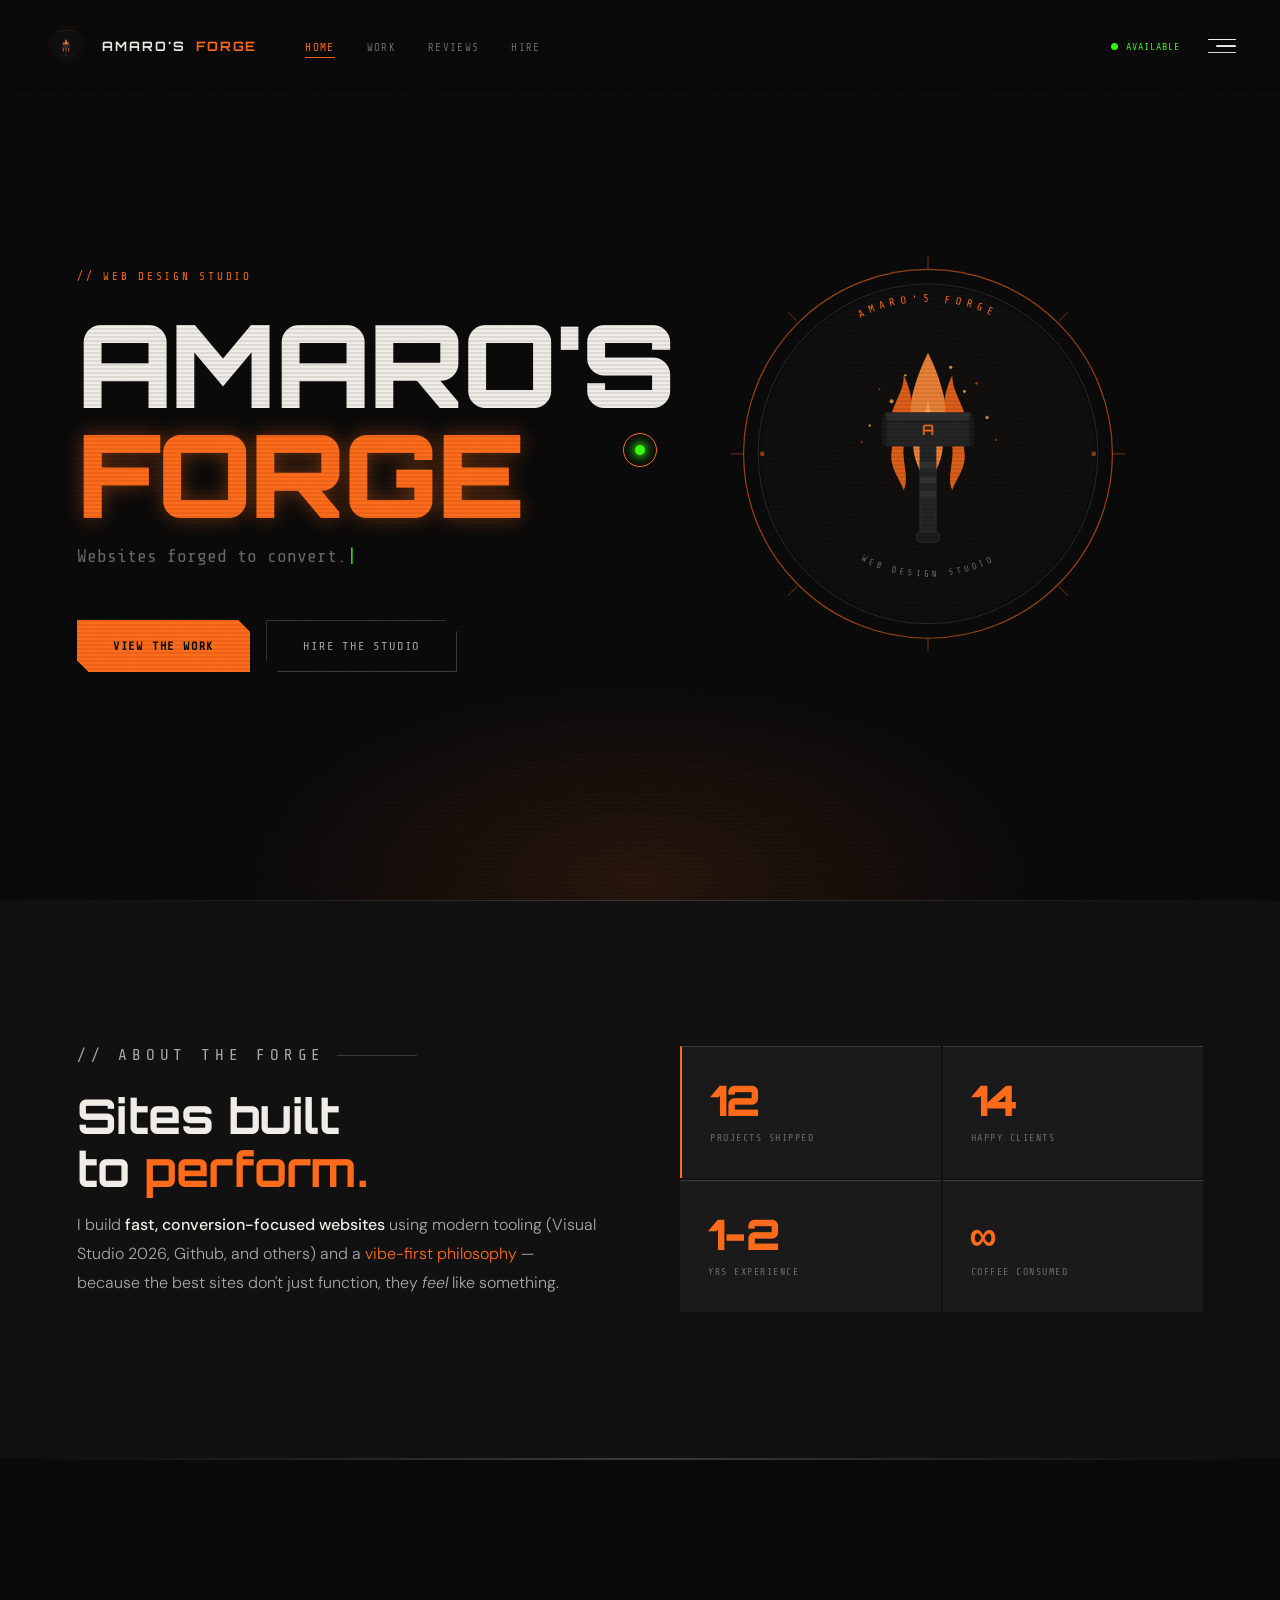
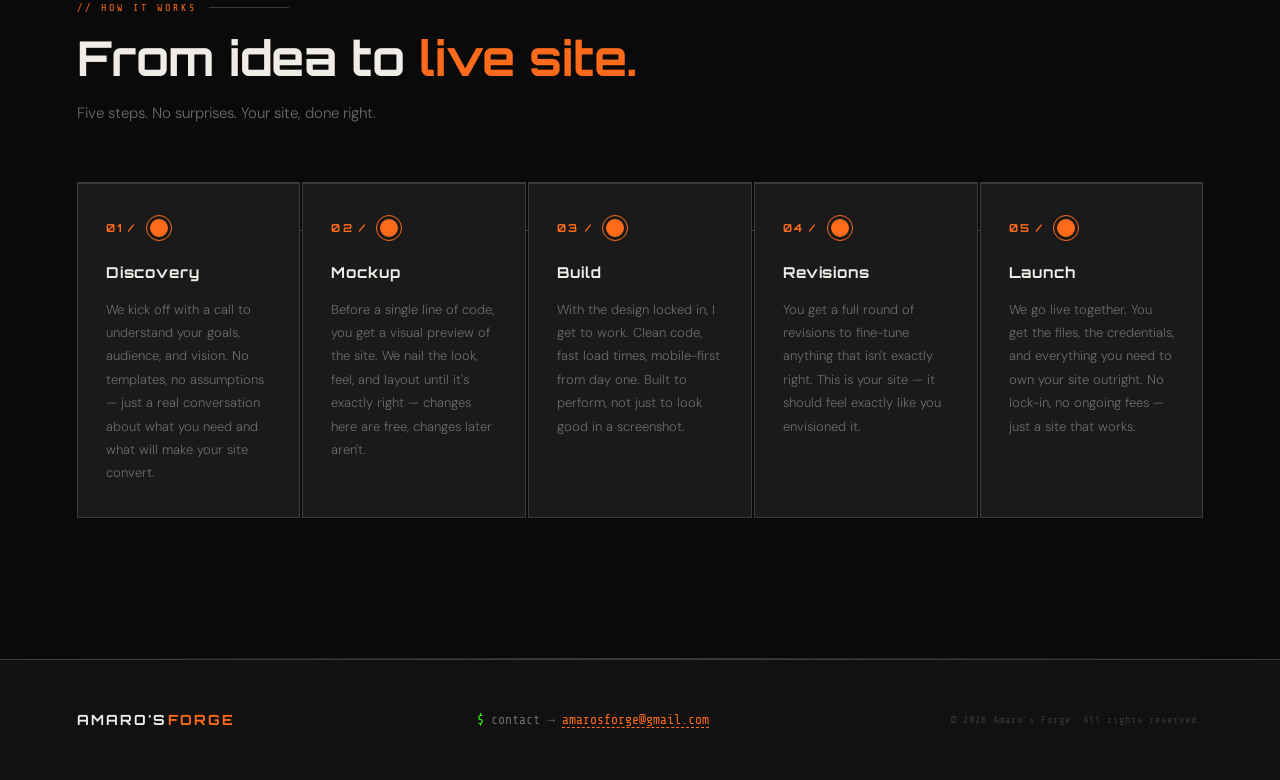
<file: amaros-forge/index.html>
<!DOCTYPE html>
<html lang="en">
<head>
    <meta charset="UTF-8" />
    <meta name="viewport" content="width=device-width, initial-scale=1.0" />
    <link rel="icon" type="assets/x-icon" href="assets/favicon.ico" />
    <link rel="icon" type="assets/png" sizes="32x32" href="assets/favicon-32x32.png" />
    <title>Amaro's Forge — Web Design Studio</title>
    <link rel="preconnect" href="https://fonts.googleapis.com" />
    <link rel="preconnect" href="https://fonts.gstatic.com" crossorigin />
    <link href="https://fonts.googleapis.com/css2?family=Share+Tech+Mono&family=Orbitron:wght@400;700;900&family=DM+Sans:wght@300;400;500&display=swap" rel="stylesheet" />
    <link rel="stylesheet" href="styles.css" />
    <link rel="stylesheet" href="nav.css" />
</head>
<body>

    <!-- PAGE TRANSITION OVERLAY -->
    <div id="page-transition-overlay"></div>
    <script>if (sessionStorage.getItem("af-transitioning")) { document.getElementById("page-transition-overlay").classList.add("is-landing"); }</script>

    <div id="cursor-dot"></div>
    <div id="cursor-ring"></div>

    <!-- ============================================================
         SHARED NAV
    ============================================================ -->
    <nav>
        <div class="nav-left">
            <a href="index.html" class="nav-logo" style="display:inline-flex;align-items:center;gap:10px;">
                <svg width="52" height="52" viewBox="0 0 680 680" role="img" xmlns="http://www.w3.org/2000/svg" style="flex-shrink:0;">
                    <title>Amaro's Forge emblem</title>
                    <desc>Forge emblem with hammer and flames</desc>
                    <style type="text/css">
                        .fe-ring {
                            transition: stroke-opacity 0.3s;
                            stroke-opacity: 0.6;
                        }

                        .fe-glow {
                            transition: opacity 0.3s;
                            opacity: 0.10;
                        }

                        .fe-hhead {
                            transition: fill 0.3s;
                        }

                        .fe-fa {
                            transition: fill 0.3s;
                        }

                        .fe-fb {
                            transition: fill 0.3s;
                        }

                        .nav-logo:hover .fe-ring {
                            stroke-opacity: 1;
                        }

                        .nav-logo:hover .fe-glow {
                            opacity: 0.18;
                        }

                        .nav-logo:hover .fe-hhead {
                            fill: #3a3a3a;
                        }

                        .nav-logo:hover .fe-fa {
                            fill: #ff8c3a;
                        }

                        .nav-logo:hover .fe-fb {
                            fill: #ffb347;
                        }
                    </style>
                    <defs>
                        <radialGradient id="fg" cx="50%" cy="50%" r="50%">
                            <stop offset="0%" stop-color="#ff6b1a" stop-opacity="0.13" />
                            <stop offset="100%" stop-color="#ff6b1a" stop-opacity="0" />
                        </radialGradient>
                    </defs>
                    <!-- BG disc -->
                    <circle cx="340" cy="320" r="207" fill="#0e0e0e" />
                    <!-- Glow -->
                    <circle cx="340" cy="320" r="230" class="fe-glow" fill="url(#fg)" />
                    <!-- Outer ring -->
                    <circle cx="340" cy="320" r="228" fill="none" stroke="#ff6b1a" stroke-width="1.5" class="fe-ring" />
                    <!-- Inner ring -->
                    <circle cx="340" cy="320" r="210" fill="none" stroke="#3a3a3a" stroke-width="0.8" />
                    <!-- Tick marks -->
                    <g stroke="#ff6b1a" stroke-width="1.2" opacity="0.45">
                        <line x1="340" y1="92" x2="340" y2="76" />
                        <line x1="340" y1="548" x2="340" y2="564" />
                        <line x1="112" y1="320" x2="96" y2="320" />
                        <line x1="568" y1="320" x2="584" y2="320" />
                        <line x1="178" y1="156" x2="167" y2="145" />
                        <line x1="502" y1="156" x2="513" y2="145" />
                        <line x1="178" y1="484" x2="167" y2="495" />
                        <line x1="502" y1="484" x2="513" y2="495" />
                    </g>
                    <!-- Flames -->
                    <path class="fe-fb" d="M340 420 C335 400 320 385 322 360 C324 340 315 325 320 305 C325 285 330 270 340 250 C350 270 355 285 360 305 C365 325 356 340 358 360 C360 385 345 400 340 420Z" fill="#ff8c3a" opacity="0.9" />
                    <path class="fe-fa" d="M310 420 C305 405 292 392 295 372 C298 355 290 340 296 322 C302 305 310 295 310 278 C318 295 322 310 318 330 C314 350 308 362 310 380 C312 398 315 410 310 420Z" fill="#ff6b1a" opacity="0.85" />
                    <path class="fe-fa" d="M370 420 C375 405 388 392 385 372 C382 355 390 340 384 322 C378 305 370 295 370 278 C362 295 358 310 362 330 C366 350 372 362 370 380 C368 398 365 410 370 420Z" fill="#ff6b1a" opacity="0.85" />
                    <path d="M340 415 C337 400 330 390 332 375 C334 362 328 350 332 338 C336 326 340 316 340 300 C340 316 344 326 348 338 C352 350 346 362 348 375 C350 390 343 400 340 415Z" fill="#ffb347" opacity="0.7" />
                    <!-- Handle -->
                    <rect x="330" y="350" width="20" height="130" rx="3" fill="#242424" stroke="#3a3a3a" stroke-width="0.8" />
                    <rect x="330" y="385" width="20" height="8" rx="1" fill="#3a3a3a" opacity="0.6" />
                    <rect x="330" y="403" width="20" height="8" rx="1" fill="#3a3a3a" opacity="0.6" />
                    <rect x="330" y="421" width="20" height="8" rx="1" fill="#3a3a3a" opacity="0.6" />
                    <rect x="326" y="472" width="28" height="12" rx="3" fill="#1a1a1a" stroke="#3a3a3a" stroke-width="0.8" />
                    <!-- Hammer head — dark to contrast flames -->
                    <rect class="fe-hhead" x="286" y="324" width="108" height="42" rx="4" fill="#242424" />
                    <rect x="286" y="324" width="108" height="10" rx="4" fill="#2e2e2e" />
                    <rect x="286" y="334" width="108" height="2" fill="#1a1a1a" opacity="0.6" />
                    <rect x="283" y="326" width="6" height="38" rx="2" fill="#1a1a1a" />
                    <rect x="391" y="326" width="6" height="38" rx="2" fill="#1a1a1a" />
                    <text x="340" y="352" text-anchor="middle" font-family="'Orbitron',monospace" font-weight="700" font-size="18" fill="#ff6b1a" opacity="0.9">A</text>
                    <!-- Sparks -->
                    <g fill="#ffb347" opacity="0.8">
                        <circle cx="295" cy="310" r="2.5" />
                        <circle cx="385" cy="298" r="1.8" />
                        <circle cx="268" cy="340" r="1.5" />
                        <circle cx="413" cy="330" r="2" />
                        <circle cx="312" cy="278" r="1.5" />
                        <circle cx="368" cy="268" r="2" />
                    </g>
                    <g fill="#ff6b1a" opacity="0.6">
                        <circle cx="280" cy="295" r="1.2" />
                        <circle cx="400" cy="288" r="1.5" />
                        <circle cx="258" cy="360" r="1.2" />
                        <circle cx="424" cy="358" r="1.2" />
                    </g>
                    <!-- Arc labels -->
                    <path id="ta" d="M 152 320 A 188 188 0 0 1 528 320" fill="none" />
                    <text font-family="'Share Tech Mono',monospace" font-size="13" letter-spacing="6" fill="#ff6b1a">
                        <textPath href="#ta" startOffset="50%" text-anchor="middle">AMARO'S FORGE</textPath>
                    </text>
                    <path id="ba" d="M 168 340 A 178 178 0 0 0 512 340" fill="none" />
                    <text font-family="'Share Tech Mono',monospace" font-size="11" letter-spacing="4" fill="#6b6b6b">
                        <textPath href="#ba" startOffset="50%" text-anchor="middle">WEB DESIGN STUDIO</textPath>
                    </text>
                    <circle cx="135" cy="320" r="3" fill="#ff6b1a" opacity="0.5" />
                    <circle cx="545" cy="320" r="3" fill="#ff6b1a" opacity="0.5" />
                </svg>
                AMARO'S<span>FORGE</span>
            </a>
            <ul class="nav-links">
                <li><a href="index.html">Home</a></li>
                <li><a href="work.html">Work</a></li>
                <li><a href="reviews.html">Reviews</a></li>
                <li><a href="hire.html">Hire</a></li>
            </ul>
        </div>
        <div class="nav-right">
            <div class="status-badge">
                <div class="status-dot"></div>
                AVAILABLE
            </div>
            <button class="hamburger" id="hamburger-btn"
                    aria-label="Open menu" aria-expanded="false" aria-controls="nav-overlay">
                <span class="hamburger-line"></span>
                <span class="hamburger-line"></span>
                <span class="hamburger-line"></span>
            </button>
        </div>
    </nav>

    <div class="nav-overlay" id="nav-overlay" role="dialog" aria-label="Navigation menu">
        <ul class="overlay-nav">
            <li class="overlay-nav-item">
                <a href="index.html" class="overlay-nav-link">
                    <span class="link-num">01 /</span><span class="link-text">Home</span>
                </a>
            </li>
            <li class="overlay-nav-item">
                <a href="work.html" class="overlay-nav-link">
                    <span class="link-num">02 /</span><span class="link-text">Work</span>
                </a>
            </li>
            <li class="overlay-nav-item">
                <a href="reviews.html" class="overlay-nav-link">
                    <span class="link-num">03 /</span><span class="link-text">Reviews</span>
                </a>
            </li>
            <li class="overlay-nav-item">
                <a href="hire.html" class="overlay-nav-link">
                    <span class="link-num">04 /</span><span class="link-text">Hire Me</span>
                </a>
            </li>
            <li class="overlay-nav-item">
                <a href="login.html" class="overlay-nav-link">
                    <span class="link-num">05 /</span><span class="link-text">Forger Login</span>
                </a>
            </li>
        </ul>
        <div class="overlay-footer">
            <div class="overlay-footer-status">
                <div class="status-dot"></div>
                AVAILABLE FOR WORK
            </div>
            <a href="/cdn-cgi/l/email-protection#2d4c404c5f425e4b425f4a486d4a404c4441034e4240" class="overlay-footer-email"><span class="__cf_email__" data-cfemail="a7c6cac6d5c8d4c1c8d5c0c2e7c0cac6cecb89c4c8ca">[email&#160;protected]</span></a>
        </div>
    </div>
    <!-- END SHARED NAV -->
    <!-- ============================================================
         HERO
    ============================================================ -->
    <section id="hero">
        <div class="hero-grid"></div>

        <!-- Two-column hero layout -->
        <div style="display:flex;align-items:center;justify-content:space-between;width:100%;gap:40px;">

            <!-- Left: text content -->
            <div style="flex:1;min-width:0;">
                <p class="hero-eyebrow">// web design studio</p>
                <h1 class="hero-title">
                    AMARO'S<br><span class="forge-word">FORGE</span>
                </h1>
                <p class="hero-subtitle">
                    <span class="typewriter" id="typewriter"></span>
                </p>
                <div class="hero-cta-group">
                    <a href="work.html" class="btn-primary">View the Work</a>
                    <a href="hire.html" class="btn-secondary">Hire the Studio</a>
                </div>
            </div>

            <!-- Right: forge emblem — hidden on mobile -->
            <a href="index.html" class="hero-emblem-link" style="flex-shrink:0;display:flex;align-items:center;justify-content:center;">
                <svg width="550" height="550" viewBox="0 0 680 680" role="img" xmlns="http://www.w3.org/2000/svg">
                    <title>Amaro's Forge emblem</title>
                    <desc>Forge emblem with hammer and flames</desc>
                    <style type="text/css">
                        .he-ring {
                            transition: stroke-opacity 0.3s;
                            stroke-opacity: 0.6;
                        }

                        .he-glow {
                            transition: opacity 0.3s;
                            opacity: 0.10;
                        }

                        .he-hhead {
                            transition: fill 0.3s;
                        }

                        .he-fa {
                            transition: fill 0.3s;
                        }

                        .he-fb {
                            transition: fill 0.3s;
                        }

                        .hero-emblem-link:hover .he-ring {
                            stroke-opacity: 1;
                        }

                        .hero-emblem-link:hover .he-glow {
                            opacity: 0.22;
                        }

                        .hero-emblem-link:hover .he-hhead {
                            fill: #3a3a3a;
                        }

                        .hero-emblem-link:hover .he-fa {
                            fill: #ff8c3a;
                        }

                        .hero-emblem-link:hover .he-fb {
                            fill: #ffb347;
                        }

                        @media (max-width: 768px) {
                            .hero-emblem-link {
                                display: none !important;
                            }
                        }
                    </style>
                    <defs>
                        <radialGradient id="hfg" cx="50%" cy="50%" r="50%">
                            <stop offset="0%" stop-color="#ff6b1a" stop-opacity="0.16" />
                            <stop offset="100%" stop-color="#ff6b1a" stop-opacity="0" />
                        </radialGradient>
                    </defs>
                    <circle cx="340" cy="320" r="207" fill="#0e0e0e" />
                    <circle cx="340" cy="320" r="230" class="he-glow" fill="url(#hfg)" />
                    <circle cx="340" cy="320" r="228" fill="none" stroke="#ff6b1a" stroke-width="1.5" class="he-ring" />
                    <circle cx="340" cy="320" r="210" fill="none" stroke="#3a3a3a" stroke-width="0.8" />
                    <g stroke="#ff6b1a" stroke-width="1.2" opacity="0.45">
                        <line x1="340" y1="92" x2="340" y2="76" />
                        <line x1="340" y1="548" x2="340" y2="564" />
                        <line x1="112" y1="320" x2="96" y2="320" />
                        <line x1="568" y1="320" x2="584" y2="320" />
                        <line x1="178" y1="156" x2="167" y2="145" />
                        <line x1="502" y1="156" x2="513" y2="145" />
                        <line x1="178" y1="484" x2="167" y2="495" />
                        <line x1="502" y1="484" x2="513" y2="495" />
                    </g>
                    <g transform="translate(0, -55)">
                        <path class="he-fb" d="M340 420 C335 400 320 385 322 360 C324 340 315 325 320 305 C325 285 330 270 340 250 C350 270 355 285 360 305 C365 325 356 340 358 360 C360 385 345 400 340 420Z" fill="#ff8c3a" opacity="0.9" />
                        <path class="he-fa" d="M310 420 C305 405 292 392 295 372 C298 355 290 340 296 322 C302 305 310 295 310 278 C318 295 322 310 318 330 C314 350 308 362 310 380 C312 398 315 410 310 420Z" fill="#ff6b1a" opacity="0.85" />
                        <path class="he-fa" d="M370 420 C375 405 388 392 385 372 C382 355 390 340 384 322 C378 305 370 295 370 278 C362 295 358 310 362 330 C366 350 372 362 370 380 C368 398 365 410 370 420Z" fill="#ff6b1a" opacity="0.85" />
                        <path d="M340 415 C337 400 330 390 332 375 C334 362 328 350 332 338 C336 326 340 316 340 300 C340 316 344 326 348 338 C352 350 346 362 348 375 C350 390 343 400 340 415Z" fill="#ffb347" opacity="0.7" />
                        <rect x="330" y="350" width="20" height="130" rx="3" fill="#242424" stroke="#3a3a3a" stroke-width="0.8" />
                        <rect x="330" y="385" width="20" height="8" rx="1" fill="#3a3a3a" opacity="0.6" />
                        <rect x="330" y="403" width="20" height="8" rx="1" fill="#3a3a3a" opacity="0.6" />
                        <rect x="330" y="421" width="20" height="8" rx="1" fill="#3a3a3a" opacity="0.6" />
                        <rect x="326" y="472" width="28" height="12" rx="3" fill="#1a1a1a" stroke="#3a3a3a" stroke-width="0.8" />
                        <rect class="he-hhead" x="286" y="324" width="108" height="42" rx="4" fill="#242424" />
                        <rect x="286" y="324" width="108" height="10" rx="4" fill="#2e2e2e" />
                        <rect x="286" y="334" width="108" height="2" fill="#1a1a1a" opacity="0.6" />
                        <rect x="283" y="326" width="6" height="38" rx="2" fill="#1a1a1a" />
                        <rect x="391" y="326" width="6" height="38" rx="2" fill="#1a1a1a" />
                        <text x="340" y="352" text-anchor="middle" font-family="'Orbitron',monospace" font-weight="700" font-size="18" fill="#ff6b1a" opacity="0.9">A</text>
                        <g fill="#ffb347" opacity="0.8">
                            <circle cx="295" cy="310" r="2.5" />
                            <circle cx="385" cy="298" r="1.8" />
                            <circle cx="268" cy="340" r="1.5" />
                            <circle cx="413" cy="330" r="2" />
                            <circle cx="312" cy="278" r="1.5" />
                            <circle cx="368" cy="268" r="2" />
                        </g>
                        <g fill="#ff6b1a" opacity="0.6">
                            <circle cx="280" cy="295" r="1.2" />
                            <circle cx="400" cy="288" r="1.5" />
                            <circle cx="258" cy="360" r="1.2" />
                            <circle cx="424" cy="358" r="1.2" />
                        </g>
                    </g>
                    <path id="hta" d="M 152 320 A 188 188 0 0 1 528 320" fill="none" />
                    <text font-family="'Share Tech Mono',monospace" font-size="13" letter-spacing="6" fill="#ff6b1a">
                        <textPath href="#hta" startOffset="50%" text-anchor="middle">AMARO'S FORGE</textPath>
                    </text>
                    <path id="hba" d="M 168 340 A 178 178 0 0 0 512 340" fill="none" />
                    <text font-family="'Share Tech Mono',monospace" font-size="11" letter-spacing="4" fill="#6b6b6b">
                        <textPath href="#hba" startOffset="50%" text-anchor="middle">WEB DESIGN STUDIO</textPath>
                    </text>
                    <circle cx="135" cy="320" r="3" fill="#ff6b1a" opacity="0.5" />
                    <circle cx="545" cy="320" r="3" fill="#ff6b1a" opacity="0.5" />
                </svg>
            </a>

        </div>
    </section>

    <div class="forge-divider"></div>

    <!-- ============================================================
         ABOUT
    ============================================================ -->
    <section id="about">
        <div class="about-grid">

            <div class="about-text reveal">
                <p class="section-label">// about the forge</p>
                <h2 class="section-heading">Sites built<br>to <span style="color:var(--ember)">perform.</span></h2>
                <p>
                    I build <strong>fast, conversion-focused websites</strong> using modern tooling (Visual Studio 2026, Github, and others) and a
                    <span class="highlight">vibe-first philosophy</span> — because the best sites don't
                    just function, they <em>feel</em> like something.
                </p>
            </div>

            <div class="about-stats reveal">
                <div class="stat-box">
                    <div class="stat-number">12</div>
                    <div class="stat-label">Projects Shipped</div>
                </div>
                <div class="stat-box">
                    <div class="stat-number">14</div>
                    <div class="stat-label">Happy Clients</div>
                </div>
                <div class="stat-box">
                    <div class="stat-number">1-2</div>
                    <div class="stat-label">Yrs Experience</div>
                </div>
                <div class="stat-box">
                    <div class="stat-number">∞</div>
                    <div class="stat-label">Coffee Consumed</div>
                </div>
            </div>

        </div>
    </section>

    <div class="forge-divider"></div>

    <!-- ============================================================
         PROCESS SECTION
    ============================================================ -->
    <section id="process">
        <p class="section-label reveal">// how it works</p>
        <h2 class="section-heading reveal">From idea to <span style="color:var(--ember)">live site.</span></h2>
        <p class="section-sub reveal">Five steps. No surprises. Your site, done right.</p>

        <div class="process-grid">

            <div class="process-step reveal">
                <div class="process-step-num">01 /</div>
                <h3 class="process-step-title">Discovery</h3>
                <p class="process-step-desc">We kick off with a call to understand your goals, audience, and vision. No templates, no assumptions — just a real conversation about what you need and what will make your site convert.</p>
            </div>

            <div class="process-step reveal">
                <div class="process-step-num">02 /</div>
                <h3 class="process-step-title">Mockup</h3>
                <p class="process-step-desc">Before a single line of code, you get a visual preview of the site. We nail the look, feel, and layout until it's exactly right — changes here are free, changes later aren't.</p>
            </div>

            <div class="process-step reveal">
                <div class="process-step-num">03 /</div>
                <h3 class="process-step-title">Build</h3>
                <p class="process-step-desc">With the design locked in, I get to work. Clean code, fast load times, mobile-first from day one. Built to perform, not just to look good in a screenshot.</p>
            </div>

            <div class="process-step reveal">
                <div class="process-step-num">04 /</div>
                <h3 class="process-step-title">Revisions</h3>
                <p class="process-step-desc">You get a full round of revisions to fine-tune anything that isn't exactly right. This is your site — it should feel exactly like you envisioned it.</p>
            </div>

            <div class="process-step reveal">
                <div class="process-step-num">05 /</div>
                <h3 class="process-step-title">Launch</h3>
                <p class="process-step-desc">We go live together. You get the files, the credentials, and everything you need to own your site outright. No lock-in, no ongoing fees — just a site that works.</p>
            </div>

        </div>
    </section>

    <div class="forge-divider"></div>

    <!-- ============================================================
         SHARED FOOTER
    ============================================================ -->
    <footer>
        <div class="footer-inner">
            <div class="footer-logo">AMARO'S<span>FORGE</span></div>
            <div class="footer-terminal">
                <span class="prompt">$</span>
                contact → <a href="mailto:amarosforge@gmail.com">amarosforge@gmail.com</a>
            </div>
            
            <div class="footer-copy">© <span id="footer-year"></span> Amaro's Forge. All rights reserved.</div>
        </div>
    </footer>

    <script src="script.js"></script>
</body>
</html>
</file>
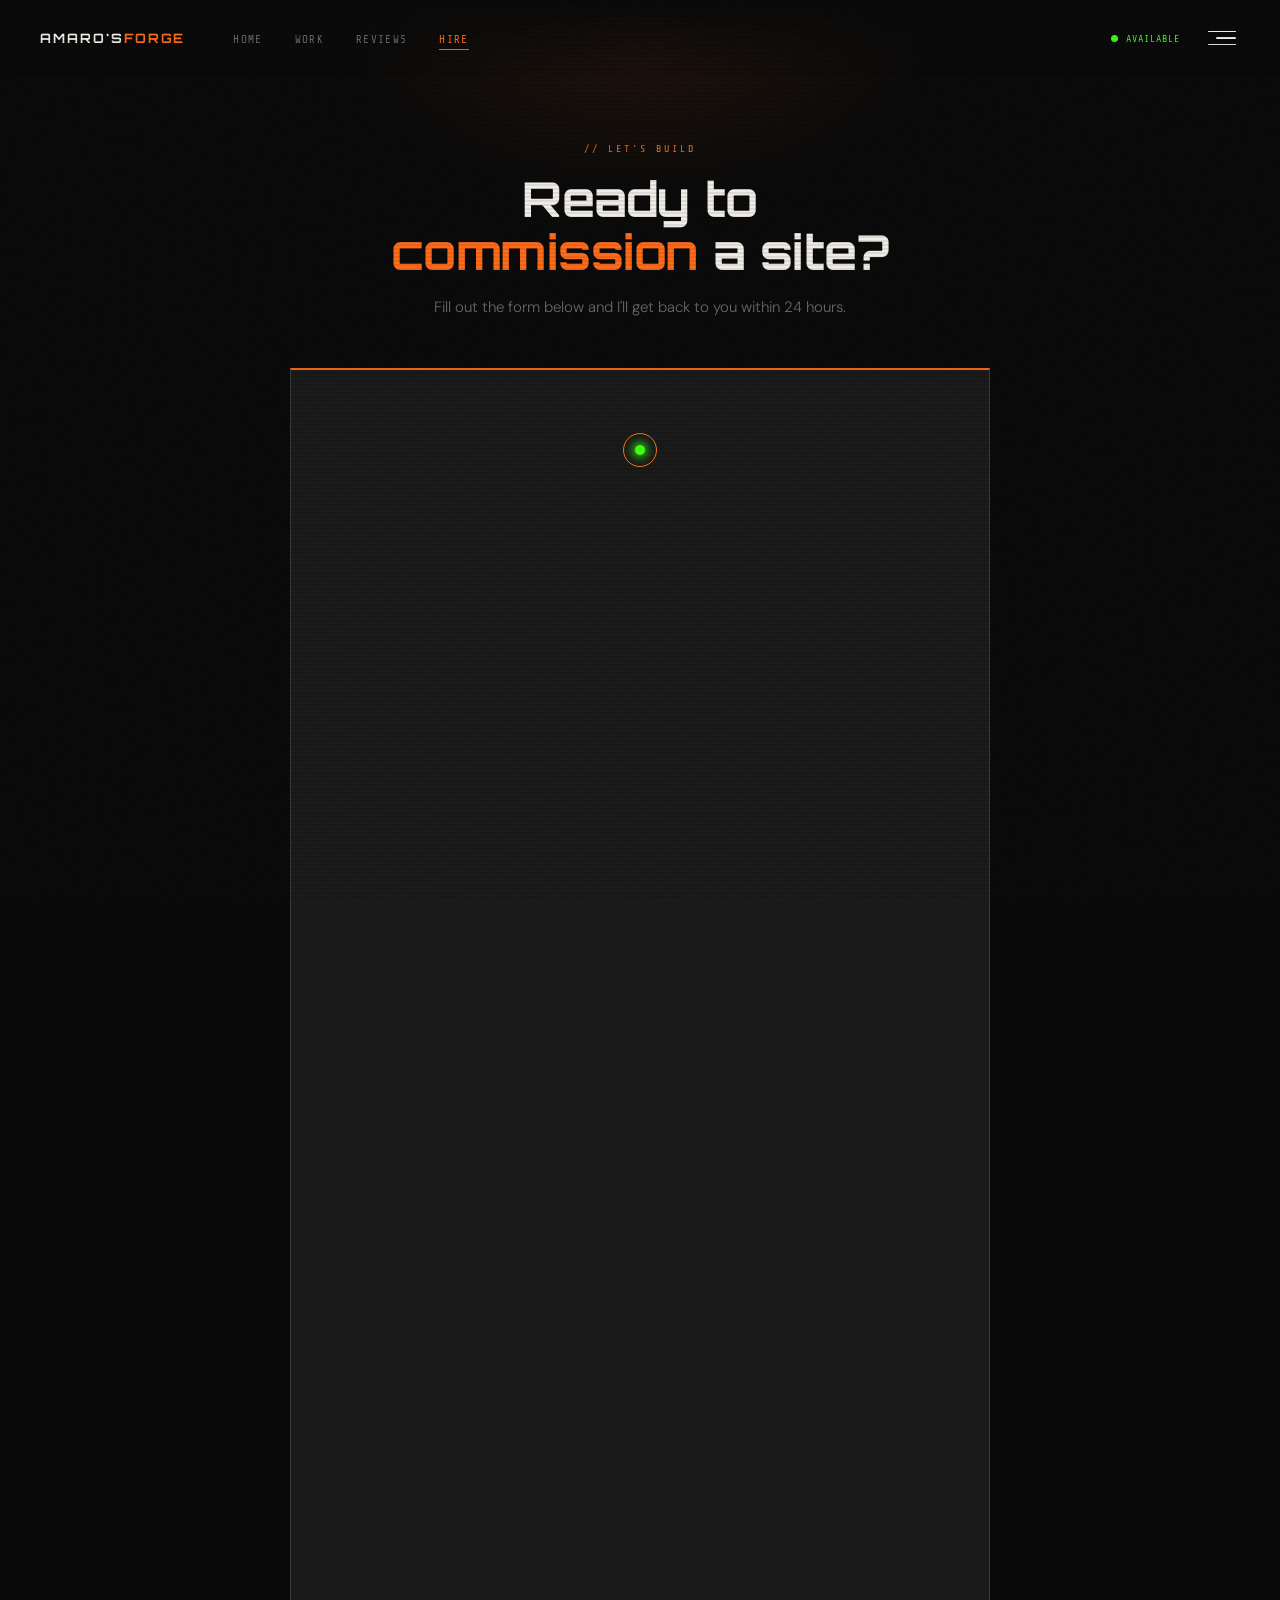
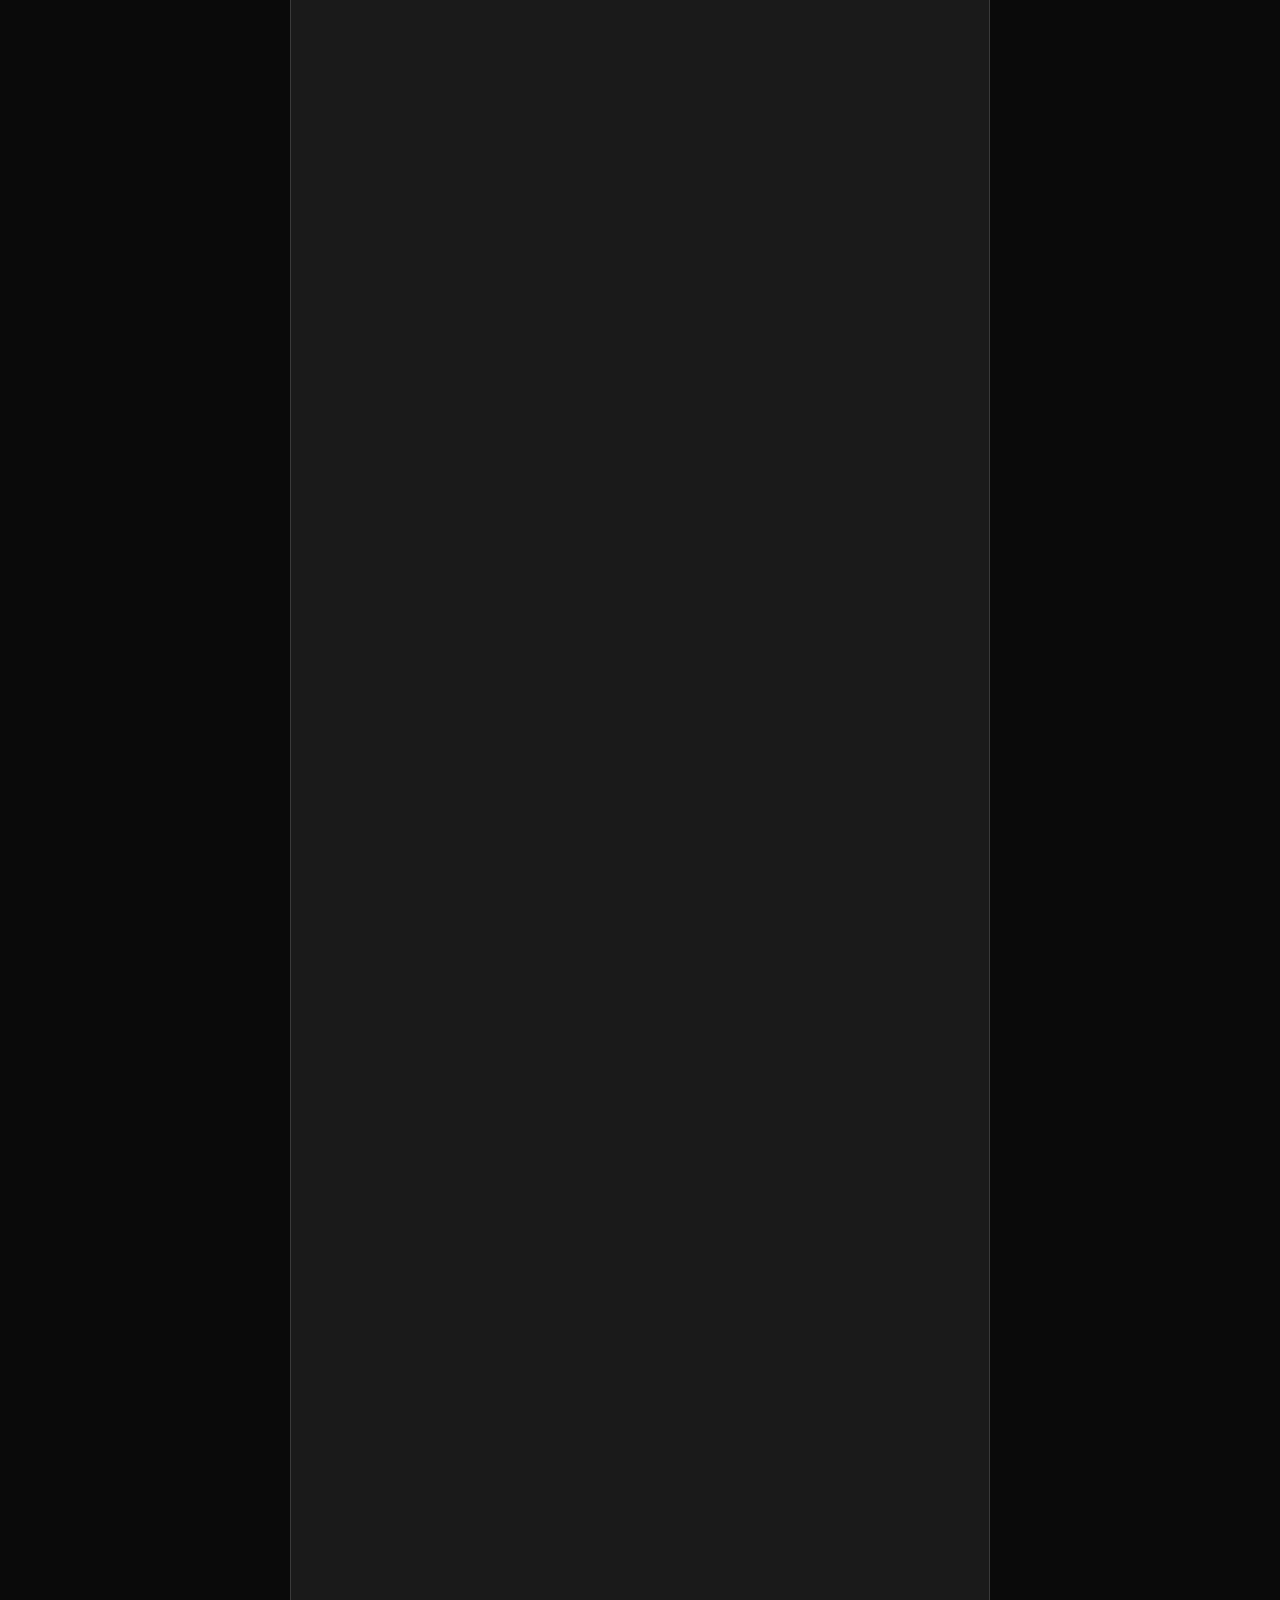
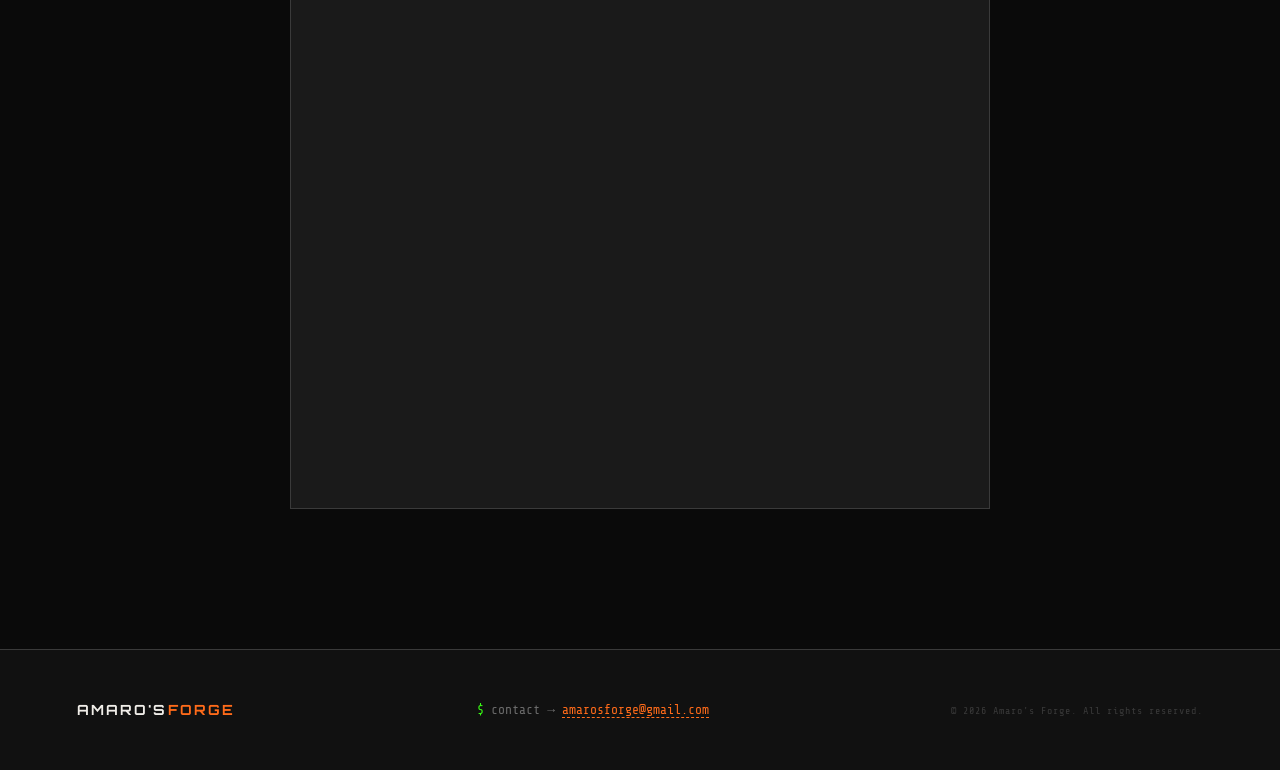
<file: amaros-forge/hire.html>
<!DOCTYPE html>
<html lang="en">
<head>
    <meta charset="UTF-8" />
    <meta name="viewport" content="width=device-width, initial-scale=1.0" />
    <link rel="icon" type="assets/x-icon" href="assets/favicon.ico" />
    <link rel="icon" type="assets/png" sizes="32x32" href="assets/favicon-32x32.png" />
    <title>Hire — Amaro's Forge</title>
    <link rel="preconnect" href="https://fonts.googleapis.com" />
    <link rel="preconnect" href="https://fonts.gstatic.com" crossorigin />
    <link href="https://fonts.googleapis.com/css2?family=Share+Tech+Mono&family=Orbitron:wght@400;700;900&family=DM+Sans:wght@300;400;500&display=swap" rel="stylesheet" />
    <link rel="stylesheet" href="styles.css" />
    <link rel="stylesheet" href="nav.css" />
</head>
<body>

    <!-- PAGE TRANSITION OVERLAY -->
    <div id="page-transition-overlay"></div>
    <script>if (sessionStorage.getItem("af-transitioning")) { document.getElementById("page-transition-overlay").classList.add("is-landing"); }</script>

    <div id="cursor-dot"></div>
    <div id="cursor-ring"></div>

    <!-- SHARED NAV -->
    <nav>
        <div class="nav-left">
            <a href="index.html" class="nav-logo">AMARO'S<span>FORGE</span></a>
            <ul class="nav-links">
                <li><a href="index.html">Home</a></li>
                <li><a href="work.html">Work</a></li>
                <li><a href="reviews.html">Reviews</a></li>
                <li><a href="hire.html">Hire</a></li>
            </ul>
        </div>
        <div class="nav-right">
            <div class="status-badge">
                <div class="status-dot"></div>
                AVAILABLE
            </div>
            <button class="hamburger" id="hamburger-btn"
                    aria-label="Open menu" aria-expanded="false" aria-controls="nav-overlay">
                <span class="hamburger-line"></span>
                <span class="hamburger-line"></span>
                <span class="hamburger-line"></span>
            </button>
        </div>
    </nav>

    <div class="nav-overlay" id="nav-overlay" role="dialog" aria-label="Navigation menu">
        <ul class="overlay-nav">
            <li class="overlay-nav-item">
                <a href="index.html" class="overlay-nav-link">
                    <span class="link-num">01 /</span><span class="link-text">Home</span>
                </a>
            </li>
            <li class="overlay-nav-item">
                <a href="work.html" class="overlay-nav-link">
                    <span class="link-num">02 /</span><span class="link-text">Work</span>
                </a>
            </li>
            <li class="overlay-nav-item">
                <a href="reviews.html" class="overlay-nav-link">
                    <span class="link-num">03 /</span><span class="link-text">Reviews</span>
                </a>
            </li>
            <li class="overlay-nav-item">
                <a href="hire.html" class="overlay-nav-link">
                    <span class="link-num">04 /</span><span class="link-text">Hire Me</span>
                </a>
            </li>
            <li class="overlay-nav-item">
                <a href="login.html" class="overlay-nav-link">
                    <span class="link-num">05 /</span><span class="link-text">Forger Login</span>
                    
                </a>
            </li>
        </ul>
        <div class="overlay-footer">
            <div class="overlay-footer-status">
                <div class="status-dot"></div>
                AVAILABLE FOR WORK
            </div>
            <a href="/cdn-cgi/l/email-protection#4ba9d1eba4f3c412041e190b0e060a020765080406" class="overlay-footer-email">⚠️<span class="__cf_email__" data-cfemail="c59c8a9097858088848c89eb868a88">[email&#160;protected]</span></a>
        </div>
    </div>
    <!-- END SHARED NAV -->
    <!-- ============================================================
         HIRE SECTION
    ============================================================ -->
    <section id="hire">
        <div class="hire-inner">
            <p class="section-label reveal">// let's build</p>
            <h1 class="section-heading reveal">Ready to<br><span style="color:var(--ember)">commission</span> a site?</h1>
            <p class="section-sub reveal">
                <!-- ⚠️ REPLACE: Adjust turnaround promise if needed -->
                Fill out the form below and I'll get back to you within 24 hours.
            </p>

            <!--
              ⚠️ HOW TO EMBED YOUR GOOGLE FORM:
                1. Open your Google Form
                2. Click Send → the <> Embed tab
                3. Copy the entire <iframe> code
                4. Delete the .form-placeholder div below
                5. Paste the <iframe> inside .form-embed-wrap
                Recommended: width="100%" height="800"
            -->
            <div class="form-embed-wrap reveal">
                <iframe src="https://docs.google.com/forms/d/e/1FAIpQLSfifFKzbQVcQcOz-XMULm5kFPij489YhKc7h8LbSDixYLipww/viewform?embedded=true" width="640" height="3330" frameborder="0" marginheight="0" marginwidth="0">Loading…</iframe>
            </div>

        </div>
    </section>

    <!-- SHARED FOOTER -->
    <footer>
        <div class="footer-inner">
            <div class="footer-logo">AMARO'S<span>FORGE</span></div>
            <div class="footer-terminal">
                <span class="prompt">$</span>
                contact → <a href="mailto:amarosforge@gmail.com">amarosforge@gmail.com</a>
            </div>
            
            <div class="footer-copy">© <span id="footer-year"></span> Amaro's Forge. All rights reserved.</div>
        </div>
    </footer>

    <script src="script.js"></script>
</body>
</html>
</file>
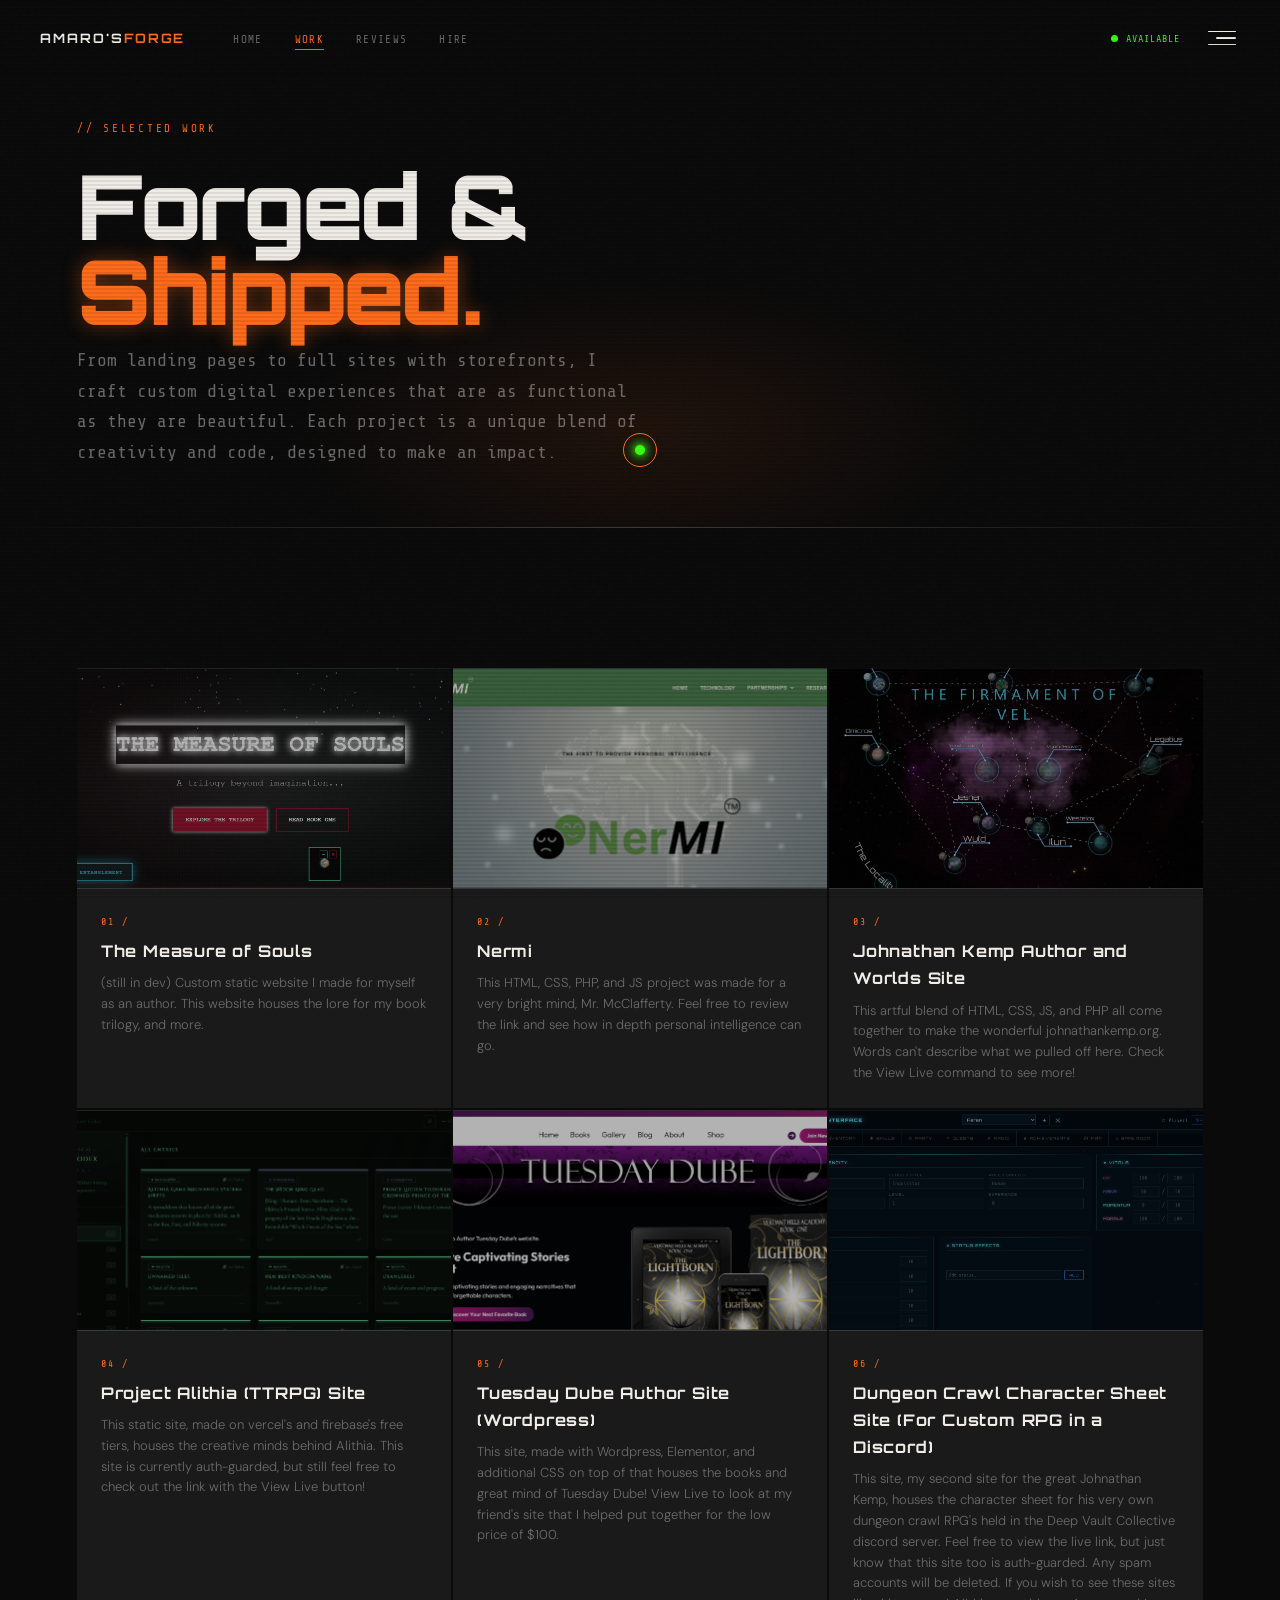
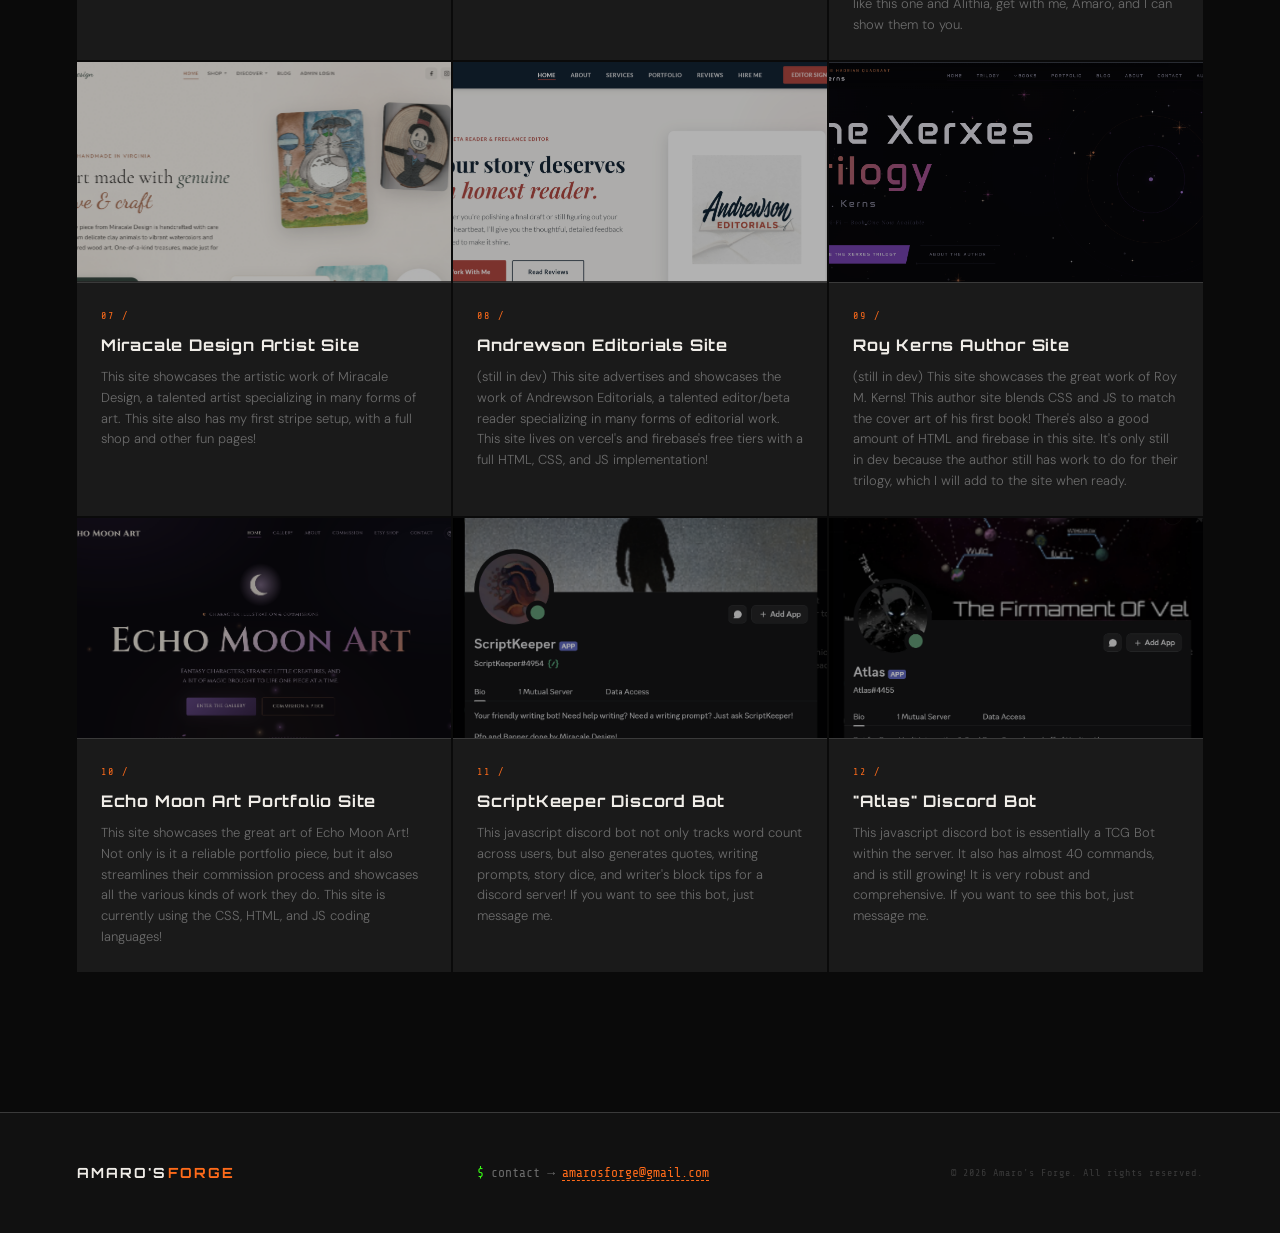
<file: amaros-forge/work.html>
<!DOCTYPE html>
<html lang="en">
<head>
    <meta charset="UTF-8" />
    <meta name="viewport" content="width=device-width, initial-scale=1.0" />
    <link rel="icon" type="assets/x-icon" href="assets/favicon.ico" />
    <link rel="icon" type="assets/png" sizes="32x32" href="assets/favicon-32x32.png" />
    <title>Work — Amaro's Forge</title>
    <link rel="preconnect" href="https://fonts.googleapis.com" />
    <link rel="preconnect" href="https://fonts.gstatic.com" crossorigin />
    <link href="https://fonts.googleapis.com/css2?family=Share+Tech+Mono&family=Orbitron:wght@400;700;900&family=DM+Sans:wght@300;400;500&display=swap" rel="stylesheet" />
    <link rel="stylesheet" href="styles.css" />
    <link rel="stylesheet" href="nav.css" />
</head>
<body>

    <!-- PAGE TRANSITION OVERLAY -->
    <div id="page-transition-overlay"></div>
    <script>if (sessionStorage.getItem("af-transitioning")) { document.getElementById("page-transition-overlay").classList.add("is-landing"); }</script>

    <div id="cursor-dot"></div>
    <div id="cursor-ring"></div>

    <!-- SHARED NAV -->
    <nav>
        <div class="nav-left">
            <a href="index.html" class="nav-logo">AMARO'S<span>FORGE</span></a>
            <ul class="nav-links">
                <li><a href="index.html">Home</a></li>
                <li><a href="work.html">Work</a></li>
                <li><a href="reviews.html">Reviews</a></li>
                <li><a href="hire.html">Hire</a></li>
            </ul>
        </div>
        <div class="nav-right">
            <div class="status-badge">
                <div class="status-dot"></div>
                AVAILABLE
            </div>
            <button class="hamburger" id="hamburger-btn"
                    aria-label="Open menu" aria-expanded="false" aria-controls="nav-overlay">
                <span class="hamburger-line"></span>
                <span class="hamburger-line"></span>
                <span class="hamburger-line"></span>
            </button>
        </div>
    </nav>

    <div class="nav-overlay" id="nav-overlay" role="dialog" aria-label="Navigation menu">
        <ul class="overlay-nav">
            <li class="overlay-nav-item">
                <a href="index.html" class="overlay-nav-link">
                    <span class="link-num">01 /</span><span class="link-text">Home</span>
                </a>
            </li>
            <li class="overlay-nav-item">
                <a href="work.html" class="overlay-nav-link">
                    <span class="link-num">02 /</span><span class="link-text">Work</span>
                </a>
            </li>
            <li class="overlay-nav-item">
                <a href="reviews.html" class="overlay-nav-link">
                    <span class="link-num">03 /</span><span class="link-text">Reviews</span>
                </a>
            </li>
            <li class="overlay-nav-item">
                <a href="hire.html" class="overlay-nav-link">
                    <span class="link-num">04 /</span><span class="link-text">Hire Me</span>
                </a>
            </li>
            <li class="overlay-nav-item">
                <a href="login.html" class="overlay-nav-link">
                    <span class="link-num">05 /</span><span class="link-text">Forger Login</span>
                    
                </a>
            </li>
        </ul>
        <div class="overlay-footer">
            <div class="overlay-footer-status">
                <div class="status-dot"></div>
                AVAILABLE FOR WORK
            </div>
            <a href="/cdn-cgi/l/email-protection#a7453d07481f28fee8f2f5e7e2eae6eeeb89e4e8ea" class="overlay-footer-email">⚠️<span class="__cf_email__" data-cfemail="8ed7c1dbdccecbc3cfc7c2a0cdc1c3">[email&#160;protected]</span></a>
        </div>
    </div>
    <!-- END SHARED NAV -->
    <!-- ============================================================
         PAGE HEADER
    ============================================================ -->
    <section class="page-header">
        <p class="hero-eyebrow">// selected work</p>
        <h1 class="hero-title">Forged &amp;<br><span class="forge-word">Shipped.</span></h1>
        <p class="hero-subtitle" style="opacity:1;">
            <!-- ⚠️ REPLACE: Your work section tagline -->
            From landing pages to full sites with storefronts, I craft custom digital experiences that are as functional as they are beautiful. Each project is a unique blend of creativity and code, designed to make an impact.
        </p>
    </section>

    <div class="forge-divider"></div>

    <!-- ============================================================
         PROJECTS GRID
    ============================================================ -->
    <section id="work">
        <div class="projects-grid">

            <!-- ============ PROJECT 1 ============ -->
            <div class="project-card reveal">
                <div class="card-img-wrap">
                    <!--
              ⚠️ REPLACE: Remove the placeholder div and add a real <img>:
              <img src="assets/project-1.jpg" alt="Project Name" class="card-img" />
            -->
                    <img src="assets/project-1.png" alt="The Measure of Souls" class="card-img" />
                    <div class="card-overlay">
                        <!-- ⚠️ REPLACE: Real tech tags -->
                        <div class="card-tech-tags">
                            <span>HTML</span><span>CSS</span><span>JS</span>
                        </div>
                        <!-- ⚠️ REPLACE href with live URL -->
                        <a href="https://themeasureofsouls.vercel.app/" class="card-live-btn" target="_blank">↗ View Live</a>
                    </div>
                </div>
                <div class="card-body">
                    <p class="card-num">01 /</p>
                    <h3 class="card-title">The Measure of Souls</h3>
                    <p class="card-desc">(still in dev) Custom static website I made for myself as an author. This website houses the lore for my book trilogy, and more.</p>

                </div>
            </div>

            <!-- ============ PROJECT 2 ============ -->
            <div class="project-card reveal">
                <div class="card-img-wrap">
                    <img src="assets/project-2.png" alt="Nermi.info" class="card-img" />
                    <div class="card-overlay">
                        <div class="card-tech-tags">
                            <span>HTML</span><span>CSS</span><span>JS</span><span>PHP</span>
                        </div>
                        <a href="https://nermi.info/" class="card-live-btn" target="_blank">↗ View Live</a>
                    </div>
                </div>
                <div class="card-body">
                    <p class="card-num">02 /</p>
                    <h3 class="card-title">Nermi</h3>
                    <p class="card-desc">This HTML, CSS, PHP, and JS project was made for a very bright mind, Mr. McClafferty. Feel free to review the link and see how in depth personal intelligence can go.</p>

                </div>
            </div>

            <!-- ============ PROJECT 3 ============ -->
            <div class="project-card reveal">
                <div class="card-img-wrap">
                    <img src="assets/project-3.png" alt="Johnathan Kemp Author Website" class="card-img" />
                    <div class="card-overlay">
                        <div class="card-tech-tags">
                            <span>HTML</span><span>CSS</span><span>JS</span><span>PHP</span>
                        </div>
                        <a href="https://johnathankemp.org/" class="card-live-btn" target="_blank">↗ View Live</a>
                    </div>
                </div>
                <div class="card-body">
                    <p class="card-num">03 /</p>
                    <h3 class="card-title">Johnathan Kemp Author and Worlds Site</h3>
                    <p class="card-desc">This artful blend of HTML, CSS, JS, and PHP all come together to make the wonderful johnathankemp.org. Words can't describe what we pulled off here. Check the View Live command to see more!</p>

                </div>
            </div>

            <!-- ============ PROJECT 4 (delete if only showing 3) ============ -->
            <div class="project-card reveal">
                <div class="card-img-wrap">
                    <img src="assets/project-4.png" alt="Project Alithia (TTRPG) site" class="card-img" />
                    <div class="card-overlay">
                        <div class="card-tech-tags">
                            <span>HTML</span><span>CSS</span><span>JS</span><span>Firebase</span>
                        </div>
                        <a href="https://project-alithia.vercel.app/" class="card-live-btn" target="_blank">↗ View Live</a>
                    </div>
                </div>
                <div class="card-body">
                    <p class="card-num">04 /</p>
                    <h3 class="card-title">Project Alithia (TTRPG) Site</h3>
                    <p class="card-desc">This static site, made on vercel's and firebase's free tiers, houses the creative minds behind Alithia. This site is currently auth-guarded, but still feel free to check out the link with the View Live button!</p>

                </div>
            </div>

            <!-- ============ PROJECT 5 (delete if only showing 3–4) ============ -->
            <div class="project-card reveal">
                <div class="card-img-wrap">
                    <img src="assets/project-5.png" alt="Tuesday Dube Author Site" class="card-img" />
                    <div class="card-overlay">
                        <div class="card-tech-tags">
                            <span>Elementor</span><span>Wordpress</span><span>Additional CSS</span>
                        </div>
                        <a href="https://tuesdaydubeauthor.com/" class="card-live-btn" target="_blank">↗ View Live</a>
                    </div>
                </div>
                <div class="card-body">
                    <p class="card-num">05 /</p>
                    <h3 class="card-title">Tuesday Dube Author Site (Wordpress)</h3>
                    <p class="card-desc">This site, made with Wordpress, Elementor, and additional CSS on top of that houses the books and great mind of Tuesday Dube! View Live to look at my friend's site that I helped put together for the low price of $100.</p>

                </div>
            </div>

            <!-- ============ PROJECT 6 (delete if only showing 3–4) ============ -->
            <div class="project-card reveal">
                <div class="card-img-wrap">
                    <img src="assets/project-6.png" alt="Dungeon Crawler Carl Fan game site" class="card-img" />
                    <div class="card-overlay">
                        <div class="card-tech-tags">
                            <span>PHP</span><span>HTML</span><span>CSS</span><span>JS</span><span>SQL</span>
                        </div>
                        <a href="https://vaultcrawl.johnathankemp.org/" class="card-live-btn" target="_blank">↗ View Live</a>
                    </div>
                </div>
                <div class="card-body">
                    <p class="card-num">06 /</p>
                    <h3 class="card-title">Dungeon Crawl Character Sheet Site (For Custom RPG in a Discord)</h3>
                    <p class="card-desc">This site, my second site for the great Johnathan Kemp, houses the character sheet for his very own dungeon crawl RPG's held in the Deep Vault Collective discord server. Feel free to view the live link, but just know that this site too is auth-guarded. Any spam accounts will be deleted. If you wish to see these sites like this one and Alithia, get with me, Amaro, and I can show them to you.</p>

                </div>
            </div>

            <!-- ============ PROJECT 7 (delete if only showing 3–4) ============ -->
            <div class="project-card reveal">
                <div class="card-img-wrap">
                    <img src="assets/project-7.png" alt="Miracale Design Artist site" class="card-img" />
                    <div class="card-overlay">
                        <div class="card-tech-tags">
                            <span>PHP</span><span>HTML</span><span>CSS</span><span>JS</span>
                        </div>
                        <a href="https://miracaledesign.com" class="card-live-btn" target="_blank">↗ View Live</a>
                    </div>
                </div>
                <div class="card-body">
                    <p class="card-num">07 /</p>
                    <h3 class="card-title">Miracale Design Artist Site</h3>
                    <p class="card-desc">This site showcases the artistic work of Miracale Design, a talented artist specializing in many forms of art. This site also has my first stripe setup, with a full shop and other fun pages!</p>

                </div>
            </div>

            <!-- ============ PROJECT 8 (delete if only showing 3–4) ============ -->
            <div class="project-card reveal">
                <div class="card-img-wrap">
                    <img src="assets/project-8.png" alt="Andrewson Editorials Site" class="card-img" />
                    <div class="card-overlay">
                        <div class="card-tech-tags">
                            <span>HTML</span><span>CSS</span><span>JS</span><span>Firebase</span>
                        </div>
                        <a href="https://andrewsoneditorials.vercel.app/" class="card-live-btn" target="_blank">↗ View Live</a>
                    </div>
                </div>
                <div class="card-body">
                    <p class="card-num">08 /</p>
                    <h3 class="card-title">Andrewson Editorials Site</h3>
                    <p class="card-desc">(still in dev) This site advertises and showcases the work of Andrewson Editorials, a talented editor/beta reader specializing in many forms of editorial work. This site lives on vercel's and firebase's free tiers with a full HTML, CSS, and JS implementation!</p>

                </div>
            </div>

            <!-- ============ PROJECT 9 (delete if only showing 3–4) ============ -->
            <div class="project-card reveal">
                <div class="card-img-wrap">
                    <img src="assets/project-9.png" alt="Roy Kerns Author Site" class="card-img" />
                    <div class="card-overlay">
                        <div class="card-tech-tags">
                            <span>HTML</span><span>CSS</span><span>JS</span><span>Firebase</span>
                        </div>
                        <a href="https://roykerns.vercel.app/" class="card-live-btn" target="_blank">↗ View Live</a>
                    </div>
                </div>
                <div class="card-body">
                    <p class="card-num">09 /</p>
                    <h3 class="card-title">Roy Kerns Author Site</h3>
                    <p class="card-desc">(still in dev) This site showcases the great work of Roy M. Kerns! This author site blends CSS and JS to match the cover art of his first book! There's also a good amount of HTML and firebase in this site. It's only still in dev because the author still has work to do for their trilogy, which I will add to the site when ready.</p>

                </div>
            </div>

            <!-- ============ PROJECT 10 ============ -->
            <div class="project-card reveal">
                <div class="card-img-wrap">
                    <img src="assets/project-10.png" alt="Echo Moon Art Site" class="card-img" />
                    <div class="card-overlay">
                        <div class="card-tech-tags">
                            <span>HTML</span><span>CSS</span><span>JS</span><span>Firebase</span>
                        </div>
                        <a href="https://echomoonart.vercel.app/" class="card-live-btn" target="_blank">↗ View Live</a>
                    </div>
                </div>
                <div class="card-body">
                    <p class="card-num">10 /</p>
                    <h3 class="card-title">Echo Moon Art Portfolio Site</h3>
                    <p class="card-desc">This site showcases the great art of Echo Moon Art! Not only is it a reliable portfolio piece, but it also streamlines their commission process and showcases all the various kinds of work they do. This site is currently using the CSS, HTML, and JS coding languages!</p>

                </div>
            </div>

            <!-- ============ PROJECT 11 ============ -->
            <div class="project-card reveal">
                <div class="card-img-wrap">
                    <img src="assets/project-11.png" alt="ScriptKeeper Discord Bot" class="card-img" />
                    <div class="card-overlay">
                        <div class="card-tech-tags">
                            <span>JS</span><span>Bot-Hosting.net</span>
                        </div>
                        <!-- <a href="https://echomoonart.vercel.app/" class="card-live-btn" target="_blank">↗ View Live</a> -->
                    </div>
                </div>
                <div class="card-body">
                    <p class="card-num">11 /</p>
                    <h3 class="card-title">ScriptKeeper Discord Bot</h3>
                    <p class="card-desc">This javascript discord bot not only tracks word count across users, but also generates quotes, writing prompts, story dice, and writer's block tips for a discord server! If you want to see this bot, just message me.</p>

                </div>
            </div>

            <!-- ============ PROJECT 12 ============ -->
            <div class="project-card reveal">
                <div class="card-img-wrap">
                    <img src="assets/project-12.png" alt="ScriptKeeper Discord Bot" class="card-img" />
                    <div class="card-overlay">
                        <div class="card-tech-tags">
                            <span>JS</span><span>Bot-Hosting.net</span>
                        </div>
                        <!-- <a href="https://echomoonart.vercel.app/" class="card-live-btn" target="_blank">↗ View Live</a> -->
                    </div>
                </div>
                <div class="card-body">
                    <p class="card-num">12 /</p>
                    <h3 class="card-title">"Atlas" Discord Bot</h3>
                    <p class="card-desc">This javascript discord bot is essentially a TCG Bot within the server. It also has almost 40 commands, and is still growing! It is very robust and comprehensive. If you want to see this bot, just message me.</p>

                </div>
            </div>

        </div>
    </section>

    <footer>
        <div class="footer-inner">
            <div class="footer-logo">AMARO'S<span>FORGE</span></div>
            <div class="footer-terminal">
                <span class="prompt">$</span>
                <!-- ⚠️ REPLACE with your real email -->
                contact → <a href="mailto:amarosforge@gmail.com">amarosforge@gmail.com</a>
            </div>
            
            <div class="footer-copy">© <span id="footer-year"></span> Amaro's Forge. All rights reserved.</div>
        </div>
    </footer>

    <script src="script.js"></script>
</body>
</html>
</file>
<file: amaros-forge/styles.css>
/* ================================================================
   AMARO'S FORGE — styles.css
   Structure:
     1. Design Tokens (CSS Variables)
     2. Reset & Base
     3. Custom Cursor
     4. Noise + Scanlines
     5. Nav
     6. Availability Badge
     7. Hero
     8. Shared Section Styles
     9. About
    10. Work / Project Cards
    11. Testimonials
    12. Hire / Contact
    13. Footer
    14. Scroll Reveal
    15. Responsive
================================================================ */

/* ----------------------------------------------------------------
   1. DESIGN TOKENS
---------------------------------------------------------------- */
:root {
    /* Grays */
    --black: #0a0a0a;
    --coal: #111111;
    --iron: #1a1a1a;
    --steel: #242424;
    --ash: #3a3a3a;
    --smoke: #6b6b6b;
    --silver: #a8a8a8;
    --white: #f0ede8;
    /* Accent */
    --ember: #ff6b1a;
    --forge: #ff8c3a;
    --molten: #ffb347;
    --terminal: #39ff14;
    --terminal-dim: #1a7a0a;
    /* Shadows / Glows */
    --glow-ember: 0 0 20px rgba(255,107,26,0.4);
    --glow-green: 0 0 12px rgba(57,255,20,0.5);
    /* Typography */
    --mono: 'Share Tech Mono', monospace;
    --display: 'Orbitron', monospace;
    --body: 'DM Sans', sans-serif;
    /* Layout */
    --section-pad: clamp(80px, 12vw, 140px);
}

/* ----------------------------------------------------------------
   2. RESET & BASE
---------------------------------------------------------------- */
*, *::before, *::after {
    box-sizing: border-box;
    margin: 0;
    padding: 0;
}

html {
    scroll-behavior: smooth;
}

body {
    background: var(--black);
    color: var(--white);
    font-family: var(--body);
    font-weight: 300;
    line-height: 1.7;
    overflow-x: hidden;
    cursor: none;
}

::selection {
    background: var(--ember);
    color: var(--black);
}

/* ----------------------------------------------------------------
   3. CUSTOM CURSOR
   — cursor:none must be on * not just body; some browsers don't
     inherit it. This ensures no element ever shows the OS cursor.
   — Initial position is set to viewport center via CSS so the
     dot is visible on page load before any mouse movement.
---------------------------------------------------------------- */
*, *::before, *::after {
    cursor: none !important;
}

#cursor-dot {
    width: 10px;
    height: 10px;
    background: var(--terminal);
    border-radius: 50%;
    position: fixed;
    /* Start at viewport center — JS takes over on first mousemove */
    top: 50%;
    left: 50%;
    pointer-events: none;
    z-index: 99999;
    transform: translate(-50%, -50%);
    transition: background 0.2s;
    box-shadow: 0 0 8px 2px rgba(57,255,20,0.8), 0 0 20px rgba(57,255,20,0.4);
    will-change: left, top;
}

#cursor-ring {
    width: 34px;
    height: 34px;
    border: 1.5px solid var(--ember);
    border-radius: 50%;
    position: fixed;
    top: 50%;
    left: 50%;
    pointer-events: none;
    z-index: 99998;
    transform: translate(-50%, -50%);
    transition: width 0.2s, height 0.2s, border-color 0.2s;
    will-change: left, top;
}

body:has(a:hover) #cursor-ring,
body:has(button:hover) #cursor-ring {
    width: 50px;
    height: 50px;
    border-color: var(--terminal);
    box-shadow: 0 0 10px rgba(57,255,20,0.3);
}

/* ----------------------------------------------------------------
   4. NOISE TEXTURE + SCANLINES
---------------------------------------------------------------- */
body::before {
    content: '';
    position: fixed;
    inset: 0;
    background-image: url("data:image/svg+xml,%3Csvg viewBox='0 0 256 256' xmlns='http://www.w3.org/2000/svg'%3E%3Cfilter id='noise'%3E%3CfeTurbulence type='fractalNoise' baseFrequency='0.9' numOctaves='4' stitchTiles='stitch'/%3E%3C/filter%3E%3Crect width='100%25' height='100%25' filter='url(%23noise)' opacity='0.04'/%3E%3C/svg%3E");
    pointer-events: none;
    z-index: 1000;
    opacity: 0.4;
}

body::after {
    content: '';
    position: fixed;
    inset: 0;
    background: repeating-linear-gradient( 0deg, transparent, transparent 2px, rgba(0,0,0,0.08) 2px, rgba(0,0,0,0.08) 4px );
    pointer-events: none;
    z-index: 999;
}

/* ----------------------------------------------------------------
   5. NAV
   NOTE: Full nav styles live in nav.css.
   Only base token references remain here.
---------------------------------------------------------------- */

/* ----------------------------------------------------------------
   6. AVAILABILITY BADGE
---------------------------------------------------------------- */
.status-badge {
    display: flex;
    align-items: center;
    gap: 8px;
    font-family: var(--mono);
    font-size: 10px;
    letter-spacing: 0.1em;
    color: var(--terminal);
}

.status-dot {
    width: 7px;
    height: 7px;
    background: var(--terminal);
    border-radius: 50%;
    animation: pulse-green 2s infinite;
}

@keyframes pulse-green {
    0%, 100% {
        box-shadow: 0 0 0 0 rgba(57,255,20,0.7);
    }

    50% {
        box-shadow: 0 0 0 6px rgba(57,255,20,0);
    }
}

/* ----------------------------------------------------------------
   7. HERO
---------------------------------------------------------------- */
#hero {
    min-height: 100vh;
    display: flex;
    flex-direction: column;
    justify-content: center;
    padding: 120px clamp(24px, 6vw, 80px) 80px;
    position: relative;
    overflow: hidden;
}

    /* Forge glow */
    #hero::before {
        content: '';
        position: absolute;
        bottom: -20%;
        left: 50%;
        transform: translateX(-50%);
        width: 800px;
        height: 400px;
        background: radial-gradient(ellipse, rgba(255,107,26,0.12) 0%, transparent 70%);
        pointer-events: none;
    }

/* Decorative grid */
.hero-grid {
    position: absolute;
    right: 0;
    top: 0;
    bottom: 0;
    width: 40%;
    background-image: linear-gradient(rgba(255,107,26,0.04) 1px, transparent 1px), linear-gradient(90deg, rgba(255,107,26,0.04) 1px, transparent 1px);
    background-size: 60px 60px;
    mask-image: linear-gradient(to left, rgba(0,0,0,0.3), transparent);
    pointer-events: none;
}

.hero-eyebrow {
    font-family: var(--mono);
    font-size: 11px;
    letter-spacing: 0.25em;
    color: var(--ember);
    text-transform: uppercase;
    margin-bottom: 24px;
    opacity: 0;
    animation: fade-up 0.6s 0.3s forwards;
}

.hero-title {
    font-family: var(--display);
    font-size: clamp(48px, 9vw, 120px);
    font-weight: 900;
    line-height: 0.95;
    letter-spacing: -0.02em;
    margin-bottom: 12px;
    opacity: 0;
    animation: fade-up 0.7s 0.5s forwards;
}

    .hero-title .forge-word {
        color: var(--ember);
        text-shadow: var(--glow-ember);
    }

.hero-subtitle {
    font-family: var(--mono);
    font-size: clamp(14px, 2vw, 18px);
    color: var(--smoke);
    margin-bottom: 48px;
    max-width: 560px;
    opacity: 0;
    animation: fade-up 0.7s 0.7s forwards;
}

    /* Typewriter cursor blink */
    .hero-subtitle .typewriter::after {
        content: '|';
        color: var(--terminal);
        animation: blink 1s infinite;
    }

@keyframes blink {
    0%, 100% {
        opacity: 1;
    }

    50% {
        opacity: 0;
    }
}

.hero-cta-group {
    display: flex;
    gap: 16px;
    flex-wrap: wrap;
    opacity: 0;
    animation: fade-up 0.7s 0.9s forwards;
}

/* Primary Button */
.btn-primary {
    font-family: var(--mono);
    font-size: 12px;
    letter-spacing: 0.15em;
    text-transform: uppercase;
    padding: 16px 36px;
    background: var(--ember);
    color: var(--black);
    border: none;
    cursor: none;
    text-decoration: none;
    font-weight: 700;
    transition: background 0.2s, box-shadow 0.2s, transform 0.15s;
    clip-path: polygon(0 0, calc(100% - 12px) 0, 100% 12px, 100% 100%, 12px 100%, 0 calc(100% - 12px));
}

    .btn-primary:hover {
        background: var(--forge);
        box-shadow: var(--glow-ember);
        transform: translateY(-2px);
    }

/* Secondary Button */
.btn-secondary {
    font-family: var(--mono);
    font-size: 12px;
    letter-spacing: 0.15em;
    text-transform: uppercase;
    padding: 15px 36px;
    background: transparent;
    color: var(--silver);
    border: 1px solid var(--ash);
    cursor: none;
    text-decoration: none;
    transition: border-color 0.2s, color 0.2s, transform 0.15s;
    clip-path: polygon(0 0, calc(100% - 12px) 0, 100% 12px, 100% 100%, 12px 100%, 0 calc(100% - 12px));
}

    .btn-secondary:hover {
        border-color: var(--ember);
        color: var(--ember);
        transform: translateY(-2px);
    }

/* Hero fade-up keyframe (shared with other elements) */
@keyframes fade-up {
    from {
        opacity: 0;
        transform: translateY(24px);
    }

    to {
        opacity: 1;
        transform: translateY(0);
    }
}

/* ----------------------------------------------------------------
   7b. PAGE HEADER
   Used on interior pages (work, reviews, hire) as a hero substitute.
   Shares hero typography tokens but is shorter in height.
---------------------------------------------------------------- */
.page-header {
    min-height: 52vh;
    display: flex;
    flex-direction: column;
    justify-content: flex-end;
    padding: 120px clamp(24px, 6vw, 80px) 60px;
    position: relative;
    overflow: hidden;
}

    .page-header::before {
        content: '';
        position: absolute;
        bottom: -10%;
        left: 50%;
        transform: translateX(-50%);
        width: 700px;
        height: 300px;
        background: radial-gradient(ellipse, rgba(255,107,26,0.09) 0%, transparent 70%);
        pointer-events: none;
    }

    .page-header .hero-eyebrow {
        animation: none;
        opacity: 1;
    }

    .page-header .hero-title {
        animation: none;
        opacity: 1;
        font-size: clamp(40px, 7vw, 96px);
    }

    .page-header .hero-subtitle {
        animation: none;
        margin-bottom: 0;
    }

/* ----------------------------------------------------------------
   8. SHARED SECTION STYLES
---------------------------------------------------------------- */
section {
    padding: var(--section-pad) clamp(24px, 6vw, 80px);
}

.section-label {
    font-family: var(--mono);
    font-size: 10px;
    letter-spacing: 0.3em;
    color: var(--ember);
    text-transform: uppercase;
    margin-bottom: 16px;
    display: flex;
    align-items: center;
    gap: 12px;
}

    .section-label::after {
        content: '';
        flex: 1;
        max-width: 80px;
        height: 1px;
        background: var(--ash);
    }

.section-heading {
    font-family: var(--display);
    font-size: clamp(28px, 4vw, 48px);
    font-weight: 700;
    line-height: 1.1;
    letter-spacing: -0.01em;
    margin-bottom: 16px;
}

.section-sub {
    font-size: 15px;
    color: var(--smoke);
    max-width: 480px;
    margin-bottom: 56px;
}

/* Full-width section divider */
.forge-divider {
    width: 100%;
    height: 1px;
    background: linear-gradient(to right, transparent, var(--ash), transparent);
}

/* ----------------------------------------------------------------
   9. ABOUT
---------------------------------------------------------------- */
#about {
    background: var(--coal);
}

.about-grid {
    display: grid;
    grid-template-columns: 1fr 1fr;
    gap: 80px;
    align-items: center;
}

.about-text p {
    font-size: 16px;
    color: var(--silver);
    margin-bottom: 20px;
    line-height: 1.8;
}

    .about-text p strong {
        color: var(--white);
        font-weight: 500;
    }

    .about-text p .highlight {
        color: var(--ember);
    }

/* ⚠️ Placeholder note style */
.about-text .placeholder-note {
    font-family: var(--mono);
    font-size: 10px;
    color: var(--terminal);
    background: rgba(57,255,20,0.06);
    border: 1px dashed var(--terminal-dim);
    padding: 8px 12px;
    margin-top: 8px;
    letter-spacing: 0.05em;
}

.about-stats {
    display: grid;
    grid-template-columns: 1fr 1fr;
    gap: 2px;
}

.stat-box {
    background: var(--iron);
    padding: 32px 28px;
    border-top: 1px solid var(--ash);
}

    .stat-box:first-child {
        border-left: 2px solid var(--ember);
    }

.stat-number {
    font-family: var(--display);
    font-size: 42px;
    font-weight: 900;
    color: var(--ember);
    line-height: 1;
    margin-bottom: 8px;
}

.stat-label {
    font-family: var(--mono);
    font-size: 10px;
    letter-spacing: 0.15em;
    color: var(--smoke);
    text-transform: uppercase;
}

/* ----------------------------------------------------------------
   10. WORK / PROJECT CARDS
---------------------------------------------------------------- */
#work {
    background: var(--black);
}

.projects-grid {
    display: grid;
    grid-template-columns: repeat(auto-fill, minmax(320px, 1fr));
    gap: 2px;
}

.project-card {
    background: var(--iron);
    position: relative;
    overflow: hidden;
    transition: transform 0.3s;
}

    .project-card:hover {
        transform: translateY(-4px);
    }

        .project-card:hover .card-overlay {
            opacity: 1;
        }

        .project-card:hover .card-img {
            transform: scale(1.05);
            filter: brightness(0.4);
        }

        .project-card:hover .card-img-placeholder {
            filter: brightness(0.4);
        }

.card-img-wrap {
    width: 100%;
    height: 220px;
    overflow: hidden;
    background: var(--steel);
    position: relative;
}

.card-img {
    width: 100%;
    height: 100%;
    object-fit: cover;
    transition: transform 0.5s, filter 0.4s;
    filter: brightness(0.7) saturate(0.6);
}

/* Placeholder block shown when no screenshot is set */
.card-img-placeholder {
    width: 100%;
    height: 100%;
    background: linear-gradient(135deg, var(--steel) 0%, var(--iron) 100%);
    display: flex;
    align-items: center;
    justify-content: center;
    font-family: var(--mono);
    font-size: 11px;
    color: var(--ash);
    letter-spacing: 0.1em;
    border: 1px dashed var(--ash);
    transition: filter 0.4s;
}

.card-overlay {
    position: absolute;
    inset: 0;
    display: flex;
    flex-direction: column;
    justify-content: center;
    align-items: center;
    gap: 12px;
    opacity: 0;
    transition: opacity 0.3s;
    z-index: 2;
}

.card-tech-tags {
    display: flex;
    flex-wrap: wrap;
    gap: 6px;
    justify-content: center;
    padding: 0 20px;
}

    .card-tech-tags span {
        font-family: var(--mono);
        font-size: 9px;
        letter-spacing: 0.12em;
        color: var(--terminal);
        background: rgba(57,255,20,0.1);
        border: 1px solid var(--terminal-dim);
        padding: 3px 8px;
        text-transform: uppercase;
    }

.card-live-btn {
    font-family: var(--mono);
    font-size: 10px;
    letter-spacing: 0.15em;
    text-transform: uppercase;
    padding: 10px 24px;
    background: var(--ember);
    color: var(--black);
    text-decoration: none;
    font-weight: 700;
    transition: background 0.2s;
}

    .card-live-btn:hover {
        background: var(--molten);
    }

.card-body {
    padding: 24px;
    border-top: 1px solid var(--ash);
}

.card-num {
    font-family: var(--mono);
    font-size: 10px;
    color: var(--ember);
    letter-spacing: 0.2em;
    margin-bottom: 8px;
}

.card-title {
    font-family: var(--display);
    font-size: 16px;
    font-weight: 700;
    letter-spacing: 0.05em;
    margin-bottom: 8px;
}

.card-desc {
    font-size: 13px;
    color: var(--smoke);
    line-height: 1.6;
}

/* ----------------------------------------------------------------
   11. TESTIMONIALS
---------------------------------------------------------------- */
#testimonials {
    background: var(--coal);
}

.testimonials-grid {
    display: grid;
    grid-template-columns: repeat(auto-fill, minmax(300px, 1fr));
    gap: 2px;
}

/* ⚠️ Placeholder warning banner */
.placeholder-banner {
    background: rgba(57,255,20,0.05);
    border: 1px dashed var(--terminal-dim);
    padding: 12px 20px;
    margin-bottom: 32px;
    font-family: var(--mono);
    font-size: 11px;
    color: var(--terminal);
    letter-spacing: 0.08em;
    display: flex;
    align-items: center;
    gap: 10px;
}

    .placeholder-banner::before {
        content: '⚠ ';
    }

.testimonial-card {
    background: var(--iron);
    padding: 32px;
    border-top: 2px solid var(--ash);
    position: relative;
    transition: border-color 0.3s;
}

    .testimonial-card:hover {
        border-color: var(--ember);
    }

/* Fake macOS/terminal title bar */
.terminal-header {
    display: flex;
    align-items: center;
    gap: 8px;
    margin-bottom: 20px;
}

.terminal-dot {
    width: 8px;
    height: 8px;
    border-radius: 50%;
}

.td-red {
    background: #ff5f57;
}

.td-yellow {
    background: #febc2e;
}

.td-green {
    background: #28c840;
}

.terminal-title {
    font-family: var(--mono);
    font-size: 10px;
    color: var(--smoke);
    letter-spacing: 0.1em;
    margin-left: 4px;
}

.testimonial-quote {
    font-family: var(--mono);
    font-size: 13px;
    color: var(--silver);
    line-height: 1.8;
    margin-bottom: 24px;
    padding-left: 16px;
    border-left: 2px solid var(--ember);
}

    .testimonial-quote::before {
        content: '> ';
        color: var(--terminal);
    }

.testimonial-author {
    display: flex;
    align-items: center;
    gap: 12px;
}

.author-avatar {
    width: 32px;
    height: 32px;
    background: var(--steel);
    border-radius: 50%;
    display: flex;
    align-items: center;
    justify-content: center;
    font-family: var(--display);
    font-size: 11px;
    color: var(--ember);
    font-weight: 700;
    flex-shrink: 0;
}

.author-name {
    font-family: var(--mono);
    font-size: 11px;
    color: var(--white);
    letter-spacing: 0.08em;
}

.author-role {
    font-family: var(--mono);
    font-size: 10px;
    color: var(--smoke);
}

/* ----------------------------------------------------------------
   12. HIRE / CONTACT
---------------------------------------------------------------- */
#hire {
    background: var(--black);
    position: relative;
    overflow: hidden;
}

    #hire::before {
        content: '';
        position: absolute;
        top: -100px;
        left: 50%;
        transform: translateX(-50%);
        width: 600px;
        height: 300px;
        background: radial-gradient(ellipse, rgba(255,107,26,0.08) 0%, transparent 70%);
        pointer-events: none;
    }

.hire-inner {
    max-width: 700px;
    margin: 0 auto;
    text-align: center;
}

    .hire-inner .section-label {
        justify-content: center;
    }

        .hire-inner .section-label::after {
            display: none;
        }

    .hire-inner .section-heading {
        margin-bottom: 16px;
    }

    .hire-inner .section-sub {
        margin: 0 auto 48px;
        text-align: center;
    }

/* Google Form embed wrapper */
.form-embed-wrap {
    background: var(--iron);
    border: 1px solid var(--ash);
    border-top: 2px solid var(--ember);
    overflow: hidden;
}

/* Placeholder shown before the real iframe is pasted in */
.form-placeholder {
    padding: 48px 32px;
    text-align: center;
    font-family: var(--mono);
}

.form-placeholder-icon {
    font-size: 32px;
    margin-bottom: 16px;
}

.form-placeholder-title {
    font-size: 14px;
    color: var(--terminal);
    letter-spacing: 0.1em;
    margin-bottom: 8px;
}

.form-placeholder-text {
    font-size: 11px;
    color: var(--smoke);
    line-height: 1.8;
    margin-bottom: 24px;
}

.form-placeholder-code {
    background: var(--black);
    border: 1px dashed var(--terminal-dim);
    padding: 16px;
    font-size: 11px;
    color: var(--terminal);
    text-align: left;
    line-height: 2;
}

/* ----------------------------------------------------------------
   13. FOOTER
---------------------------------------------------------------- */
footer {
    background: var(--coal);
    padding: 48px clamp(24px, 6vw, 80px);
    border-top: 1px solid var(--ash);
}

.footer-inner {
    display: flex;
    align-items: center;
    justify-content: space-between;
    flex-wrap: wrap;
    gap: 24px;
}

.footer-logo {
    font-family: var(--display);
    font-size: 14px;
    font-weight: 700;
    letter-spacing: 0.15em;
    color: var(--white);
}

    .footer-logo span {
        color: var(--ember);
    }

.footer-terminal {
    font-family: var(--mono);
    font-size: 13px;
    color: var(--smoke);
}

    .footer-terminal .prompt {
        color: var(--terminal);
    }

    .footer-terminal a {
        color: var(--ember);
        text-decoration: none;
        border-bottom: 1px dashed var(--ember);
    }

.footer-copy {
    font-family: var(--mono);
    font-size: 10px;
    color: var(--ash);
    letter-spacing: 0.1em;
}

/* ── Instagram — footer button ──────────────────────────────── */
.footer-social {
    display: flex;
    align-items: center;
}

.footer-ig-btn {
    display: inline-flex;
    align-items: center;
    gap: 7px;
    font-family: var(--mono);
    font-size: 11px;
    letter-spacing: 0.1em;
    color: var(--smoke);
    text-decoration: none;
    transition: color 0.2s;
}

    .footer-ig-btn svg {
        flex-shrink: 0;
        transition: stroke 0.2s;
    }

    .footer-ig-btn:hover {
        color: var(--ember);
    }

        .footer-ig-btn:hover svg {
            stroke: var(--ember);
        }

/* ── Instagram — About section link ────────────────────────── */
.about-ig-line {
    font-family: var(--mono);
    font-size: 11px;
    color: var(--smoke);
    letter-spacing: 0.08em;
    margin-top: 16px;
}

.about-ig-link {
    display: inline-flex;
    align-items: center;
    gap: 6px;
    color: var(--ember);
    text-decoration: none;
    transition: opacity 0.2s, letter-spacing 0.2s;
    opacity: 0.85;
}

    .about-ig-link svg {
        flex-shrink: 0;
    }

    .about-ig-link:hover {
        opacity: 1;
        letter-spacing: 0.13em;
    }

/* ----------------------------------------------------------------
   14. SCROLL REVEAL
---------------------------------------------------------------- */
.reveal {
    opacity: 0;
    transform: translateY(32px);
    transition: opacity 0.7s ease, transform 0.7s ease;
}

    .reveal.visible {
        opacity: 1;
        transform: translateY(0);
    }

/* ----------------------------------------------------------------
   15. RESPONSIVE
---------------------------------------------------------------- */
@media (max-width: 768px) {
    nav {
        padding: 16px 24px;
    }

    .nav-links {
        display: none;
    }

    .about-grid {
        grid-template-columns: 1fr;
        gap: 40px;
    }

    .footer-inner {
        flex-direction: column;
        align-items: flex-start;
    }

    /* Restore default cursor on touch devices */
    * {
        cursor: auto !important;
    }

    #cursor-dot,
    #cursor-ring {
        display: none;
    }
}

/* ================================================================
   PAGE TRANSITION OVERLAY
   Fade through black between navigations.
   On exit:  fades in (opacity 0 → 1), then navigates.
   On enter: already opaque (is-landing), fades out (opacity 1 → 0).
================================================================ */
#page-transition-overlay {
    position: fixed;
    inset: 0;
    background: var(--black);
    z-index: 999999;
    opacity: 0;
    pointer-events: none;
    will-change: opacity;
    transition: opacity 0.4s ease;
}

    /* Fading in — covers the page before navigation */
    #page-transition-overlay.is-entering {
        opacity: 1;
        pointer-events: all;
    }

    /* Instant full cover on new page load — no transition */
    #page-transition-overlay.is-landing {
        opacity: 1;
        transition: none;
    }

    /* Fades out to reveal the new page */
    #page-transition-overlay.is-exiting {
        opacity: 0;
    }

/* ================================================================
   PROCESS SECTION
================================================================ */
#process {
    background: var(--black);
    position: relative;
    overflow: hidden;
}

    #process::before {
        content: '';
        position: absolute;
        top: 0;
        left: 0;
        right: 0;
        height: 1px;
        background: linear-gradient(to right, transparent, var(--ash), transparent);
    }

.process-grid {
    display: grid;
    grid-template-columns: repeat(auto-fill, minmax(200px, 1fr));
    gap: 2px;
    margin-top: 56px;
    position: relative;
}

    /* Horizontal connector line between steps on desktop */
    .process-grid::before {
        content: '';
        position: absolute;
        top: 48px;
        left: 0;
        right: 0;
        height: 1px;
        background: linear-gradient(to right, transparent, var(--ash) 10%, var(--ash) 90%, transparent);
        z-index: 0;
    }

.process-step {
    background: var(--iron);
    padding: 32px 28px;
    border: 1px solid var(--ash);
    border-top: 2px solid var(--ash);
    position: relative;
    z-index: 1;
    transition: border-color 0.3s, transform 0.3s;
}

    .process-step:hover {
        border-top-color: var(--ember);
        transform: translateY(-4px);
    }

.process-step-num {
    font-family: var(--display);
    font-size: 11px;
    font-weight: 700;
    letter-spacing: 0.2em;
    color: var(--ember);
    margin-bottom: 20px;
    display: flex;
    align-items: center;
    gap: 10px;
}

    .process-step-num::after {
        content: '';
        width: 24px;
        height: 24px;
        border-radius: 50%;
        background: var(--ember);
        border: 3px solid var(--iron);
        outline: 1px solid var(--ember);
        flex-shrink: 0;
    }

.process-step-title {
    font-family: var(--display);
    font-size: 15px;
    font-weight: 700;
    letter-spacing: 0.06em;
    margin-bottom: 12px;
    color: var(--white);
}

.process-step-desc {
    font-size: 13px;
    color: var(--smoke);
    line-height: 1.8;
    font-family: var(--body);
}

@media (max-width: 768px) {
    .process-grid::before {
        display: none;
    }

    .process-step {
        transform: none !important;
    }
}

/* Case study link inside project cards */
.card-case-link {
    display: inline-block;
    margin-top: 12px;
    font-family: var(--mono);
    font-size: 10px;
    letter-spacing: 0.15em;
    color: var(--ember);
    text-decoration: none;
    text-transform: uppercase;
    transition: letter-spacing 0.2s, opacity 0.2s;
    opacity: 0.8;
}

    .card-case-link:hover {
        letter-spacing: 0.22em;
        opacity: 1;
    }
</file>
<file: amaros-forge/nav.css>
/* ================================================================
   AMARO'S FORGE — nav.css
   Hamburger button + full-screen overlay menu
   Sections:
     1. Nav Bar (updated for hamburger coexistence)
     2. Hamburger Button
     3. Full-Screen Overlay
     4. Overlay Nav Links
     5. Overlay Footer Strip
     6. Open State Animations
     7. Responsive Overrides
================================================================ */

/* ----------------------------------------------------------------
   1. NAV BAR
   Desktop: logo + inline links + hamburger all in one row
   Mobile:  logo + hamburger only (inline links hidden)
---------------------------------------------------------------- */
nav {
    position: fixed;
    top: 0;
    left: 0;
    right: 0;
    z-index: 900;
    padding: 20px 40px;
    display: flex;
    align-items: center;
    justify-content: space-between;
    background: linear-gradient(to bottom, rgba(10,10,10,0.97), transparent);
    backdrop-filter: blur(4px);
}

.nav-left {
    display: flex;
    align-items: center;
    gap: 48px;
}

.nav-logo {
    font-family: var(--display);
    font-size: 13px;
    font-weight: 700;
    letter-spacing: 0.15em;
    color: var(--white);
    text-decoration: none;
    white-space: nowrap;
}

    .nav-logo span {
        color: var(--ember);
    }

/* Desktop inline links — hidden on mobile */
.nav-links {
    display: flex;
    gap: 32px;
    list-style: none;
}

    .nav-links a {
        font-family: var(--mono);
        font-size: 11px;
        letter-spacing: 0.12em;
        color: var(--smoke);
        text-decoration: none;
        text-transform: uppercase;
        transition: color 0.2s;
        position: relative;
    }

        .nav-links a::after {
            content: '';
            position: absolute;
            bottom: -4px;
            left: 0;
            width: 0;
            height: 1px;
            background: var(--ember);
            transition: width 0.25s;
        }

        .nav-links a:hover {
            color: var(--ember);
        }

            .nav-links a:hover::after {
                width: 100%;
            }

        /* Active page highlight */
        .nav-links a.active {
            color: var(--ember);
        }

            .nav-links a.active::after {
                width: 100%;
            }

.nav-right {
    display: flex;
    align-items: center;
    gap: 24px;
}

/* ----------------------------------------------------------------
   2. HAMBURGER BUTTON
   Three lines that animate into an X when the menu is open.
   Always visible on all screen sizes.
---------------------------------------------------------------- */
.hamburger {
    display: flex;
    flex-direction: column;
    justify-content: center;
    gap: 5px;
    width: 36px;
    height: 36px;
    background: none;
    border: none;
    cursor: none;
    padding: 4px;
    position: relative;
    z-index: 1100; /* above the overlay */
    flex-shrink: 0;
}

.hamburger-line {
    display: block;
    width: 100%;
    height: 1.5px;
    background: var(--white);
    border-radius: 2px;
    transform-origin: center;
    transition: transform 0.35s cubic-bezier(0.4, 0, 0.2, 1), opacity 0.25s ease, background 0.2s ease;
}

    /* Middle line shortens to add visual interest */
    .hamburger-line:nth-child(2) {
        width: 70%;
        align-self: flex-end;
    }

.hamburger:hover .hamburger-line {
    background: var(--ember);
}

/* — Open state: morph into × — */
.hamburger.is-open .hamburger-line:nth-child(1) {
    transform: translateY(6.5px) rotate(45deg);
}

.hamburger.is-open .hamburger-line:nth-child(2) {
    opacity: 0;
    transform: scaleX(0);
}

.hamburger.is-open .hamburger-line:nth-child(3) {
    transform: translateY(-6.5px) rotate(-45deg);
}

.hamburger.is-open .hamburger-line {
    background: var(--ember);
}

/* ----------------------------------------------------------------
   3. FULL-SCREEN OVERLAY
   Covers the entire viewport. Hidden by default.
   Triggered by .is-open on <body> or a wrapper element.
---------------------------------------------------------------- */
.nav-overlay {
    position: fixed;
    inset: 0;
    z-index: 1000;
    background: var(--black);
    /* Layered background for depth */
    background-image: radial-gradient(ellipse at 80% 50%, rgba(255,107,26,0.07) 0%, transparent 60%), radial-gradient(ellipse at 20% 80%, rgba(57,255,20,0.03) 0%, transparent 50%), repeating-linear-gradient( 0deg, transparent, transparent 2px, rgba(0,0,0,0.06) 2px, rgba(0,0,0,0.06) 4px );
    display: flex;
    flex-direction: column;
    justify-content: center;
    padding: 100px clamp(32px, 8vw, 120px) 60px;
    /* Hidden state */
    opacity: 0;
    pointer-events: none;
    clip-path: inset(0 0 100% 0);
    transition: opacity 0.45s cubic-bezier(0.4, 0, 0.2, 1), clip-path 0.5s cubic-bezier(0.4, 0, 0.2, 1);
}

    /* Open state — triggered by toggling .overlay-open on .nav-overlay */
    .nav-overlay.overlay-open {
        opacity: 1;
        pointer-events: all;
        clip-path: inset(0 0 0% 0);
    }

    /* Vertical forge-line accent on the left */
    .nav-overlay::before {
        content: '';
        position: absolute;
        left: clamp(16px, 4vw, 60px);
        top: 15%;
        bottom: 15%;
        width: 1px;
        background: linear-gradient(to bottom, transparent, var(--ember), transparent);
        opacity: 0.4;
    }

/* ----------------------------------------------------------------
   4. OVERLAY NAV LINKS
   Big, dramatic, staggered on open.
---------------------------------------------------------------- */
.overlay-nav {
    list-style: none;
    display: flex;
    flex-direction: column;
    gap: 8px;
}

.overlay-nav-item {
    overflow: hidden; /* clip the slide-up animation */
}

.overlay-nav-link {
    display: flex;
    align-items: baseline;
    gap: 20px;
    text-decoration: none;
    color: var(--white);
    font-family: var(--display);
    font-size: clamp(36px, 7vw, 88px);
    font-weight: 900;
    letter-spacing: -0.02em;
    line-height: 1.05;
    /* Hidden: below the clip */
    transform: translateY(110%);
    opacity: 0;
    transition: color 0.25s ease, transform 0.55s cubic-bezier(0.4, 0, 0.2, 1), opacity 0.4s ease;
}

/* Stagger delays for each item */
.overlay-nav-item:nth-child(1) .overlay-nav-link {
    transition-delay: 0.05s;
}

.overlay-nav-item:nth-child(2) .overlay-nav-link {
    transition-delay: 0.10s;
}

.overlay-nav-item:nth-child(3) .overlay-nav-link {
    transition-delay: 0.15s;
}

.overlay-nav-item:nth-child(4) .overlay-nav-link {
    transition-delay: 0.20s;
}

.overlay-nav-item:nth-child(5) .overlay-nav-link {
    transition-delay: 0.25s;
}

/* When overlay opens, animate links in */
.nav-overlay.overlay-open .overlay-nav-link {
    transform: translateY(0);
    opacity: 1;
}

/* Item number prefix */
.overlay-nav-link .link-num {
    font-family: var(--mono);
    font-size: clamp(10px, 1.2vw, 13px);
    color: var(--ember);
    letter-spacing: 0.2em;
    font-weight: 400;
    align-self: center;
    opacity: 0.8;
    min-width: 32px;
}

.overlay-nav-link .link-text {
    transition: transform 0.25s ease;
}

.overlay-nav-link:hover {
    color: var(--ember);
}

    .overlay-nav-link:hover .link-text {
        transform: translateX(12px);
    }

/* "Coming soon" badge for future pages */
.link-badge {
    font-family: var(--mono);
    font-size: 9px;
    letter-spacing: 0.15em;
    text-transform: uppercase;
    color: var(--terminal);
    background: rgba(57,255,20,0.08);
    border: 1px solid var(--terminal-dim);
    padding: 3px 8px;
    align-self: center;
    margin-left: 8px;
}

/* Active page styling in overlay */
.overlay-nav-link.active-page {
    color: var(--ember);
}

    .overlay-nav-link.active-page .link-num {
        opacity: 1;
    }

/* ----------------------------------------------------------------
   5. OVERLAY FOOTER STRIP
   Small info bar at the bottom of the overlay.
---------------------------------------------------------------- */
.overlay-footer {
    position: absolute;
    bottom: 36px;
    left: clamp(32px, 8vw, 120px);
    right: clamp(32px, 8vw, 120px);
    display: flex;
    align-items: center;
    justify-content: space-between;
    flex-wrap: wrap;
    gap: 12px;
    border-top: 1px solid var(--ash);
    padding-top: 20px;
    opacity: 0;
    transform: translateY(8px);
    transition: opacity 0.4s 0.35s ease, transform 0.4s 0.35s ease;
}

.nav-overlay.overlay-open .overlay-footer {
    opacity: 1;
    transform: translateY(0);
}

.overlay-footer-status {
    display: flex;
    align-items: center;
    gap: 8px;
    font-family: var(--mono);
    font-size: 10px;
    color: var(--terminal);
    letter-spacing: 0.12em;
}

.overlay-footer-email {
    font-family: var(--mono);
    font-size: 10px;
    color: var(--smoke);
    letter-spacing: 0.08em;
    text-decoration: none;
    transition: color 0.2s;
}

    .overlay-footer-email:hover {
        color: var(--ember);
    }

/* ----------------------------------------------------------------
   6. OPEN STATE — body lock
   Prevent background scroll when overlay is open.
---------------------------------------------------------------- */
body.menu-open {
    overflow: hidden;
}

/* ----------------------------------------------------------------
   7. RESPONSIVE OVERRIDES
---------------------------------------------------------------- */
@media (max-width: 768px) {
    nav {
        padding: 16px 24px;
    }

    /* Hide inline links on mobile — overlay handles navigation */
    .nav-links {
        display: none;
    }

    .nav-left {
        gap: 0;
    }

    .overlay-footer {
        left: 24px;
        right: 24px;
        flex-direction: column;
        align-items: flex-start;
        gap: 8px;
    }
}

/* ----------------------------------------------------------------
   FIXES: hamburger X visibility + overlay footer removal
---------------------------------------------------------------- */

/* Lift nav above overlay when menu is open so the X stays clickable.
   Without this: nav (z-index 900) gets buried by overlay (z-index 1000) */
body.menu-open nav {
    z-index: 1100;
    background: transparent;
    backdrop-filter: none;
}

/* Force hamburger lines to ember color when open — always visible */
body.menu-open .hamburger-line {
    background: var(--ember) !important;
}

/* Hide overlay footer entirely — it overlaps bottom nav items
   on shorter screens. Remove display instead of opacity trick. */
.overlay-footer {
    display: none !important;
}
</file>
